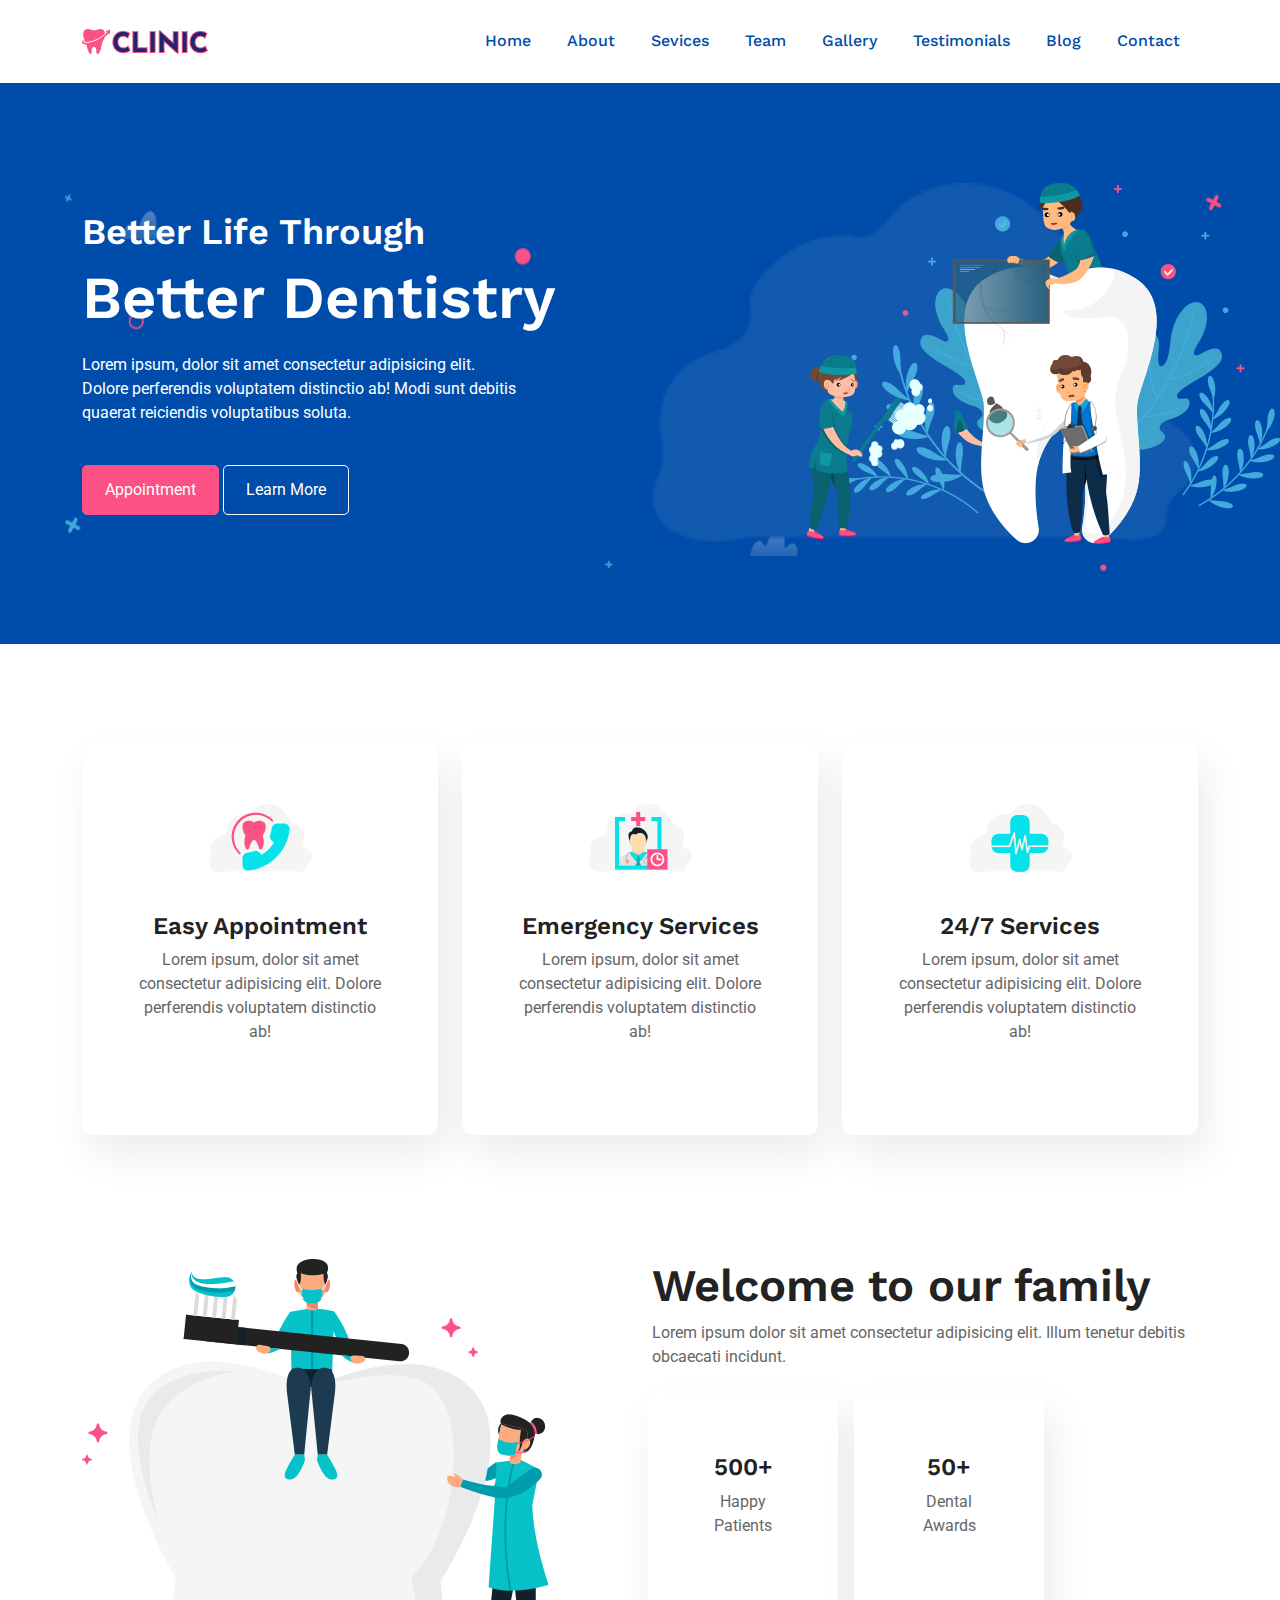
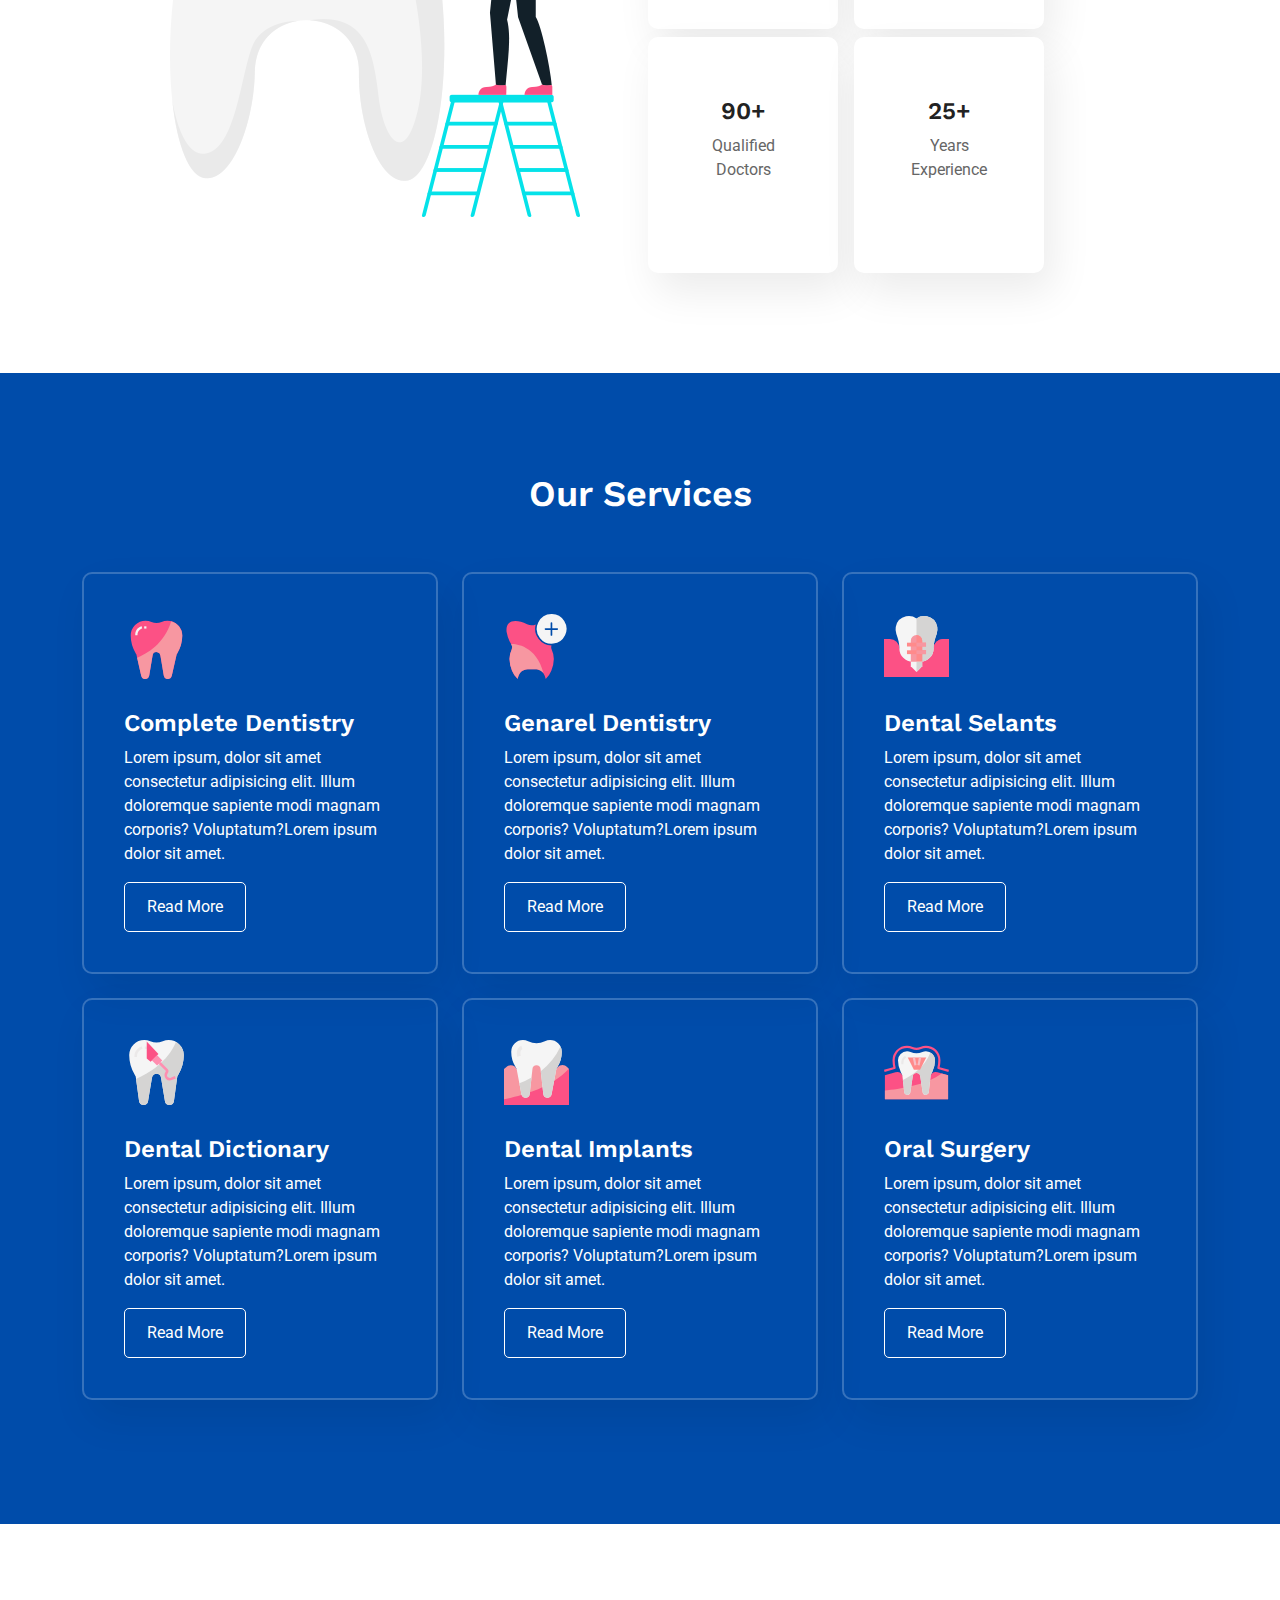
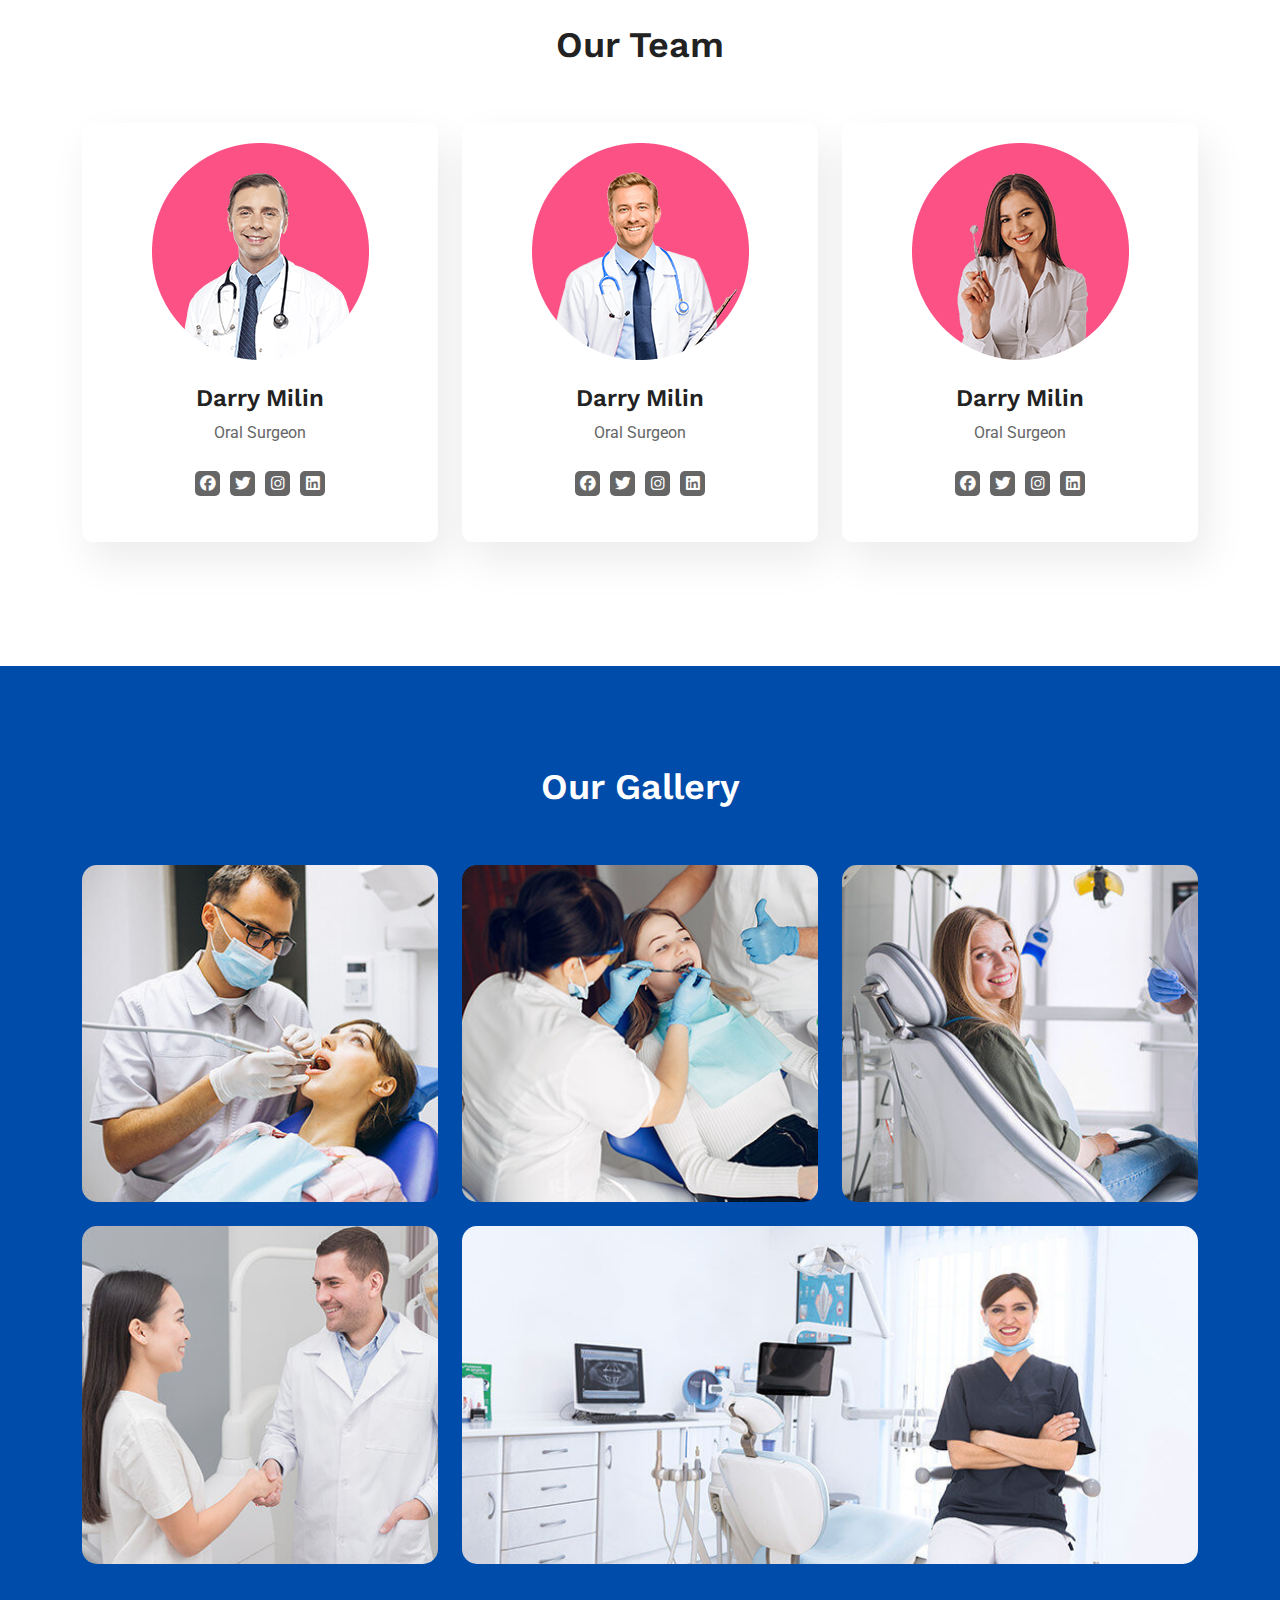
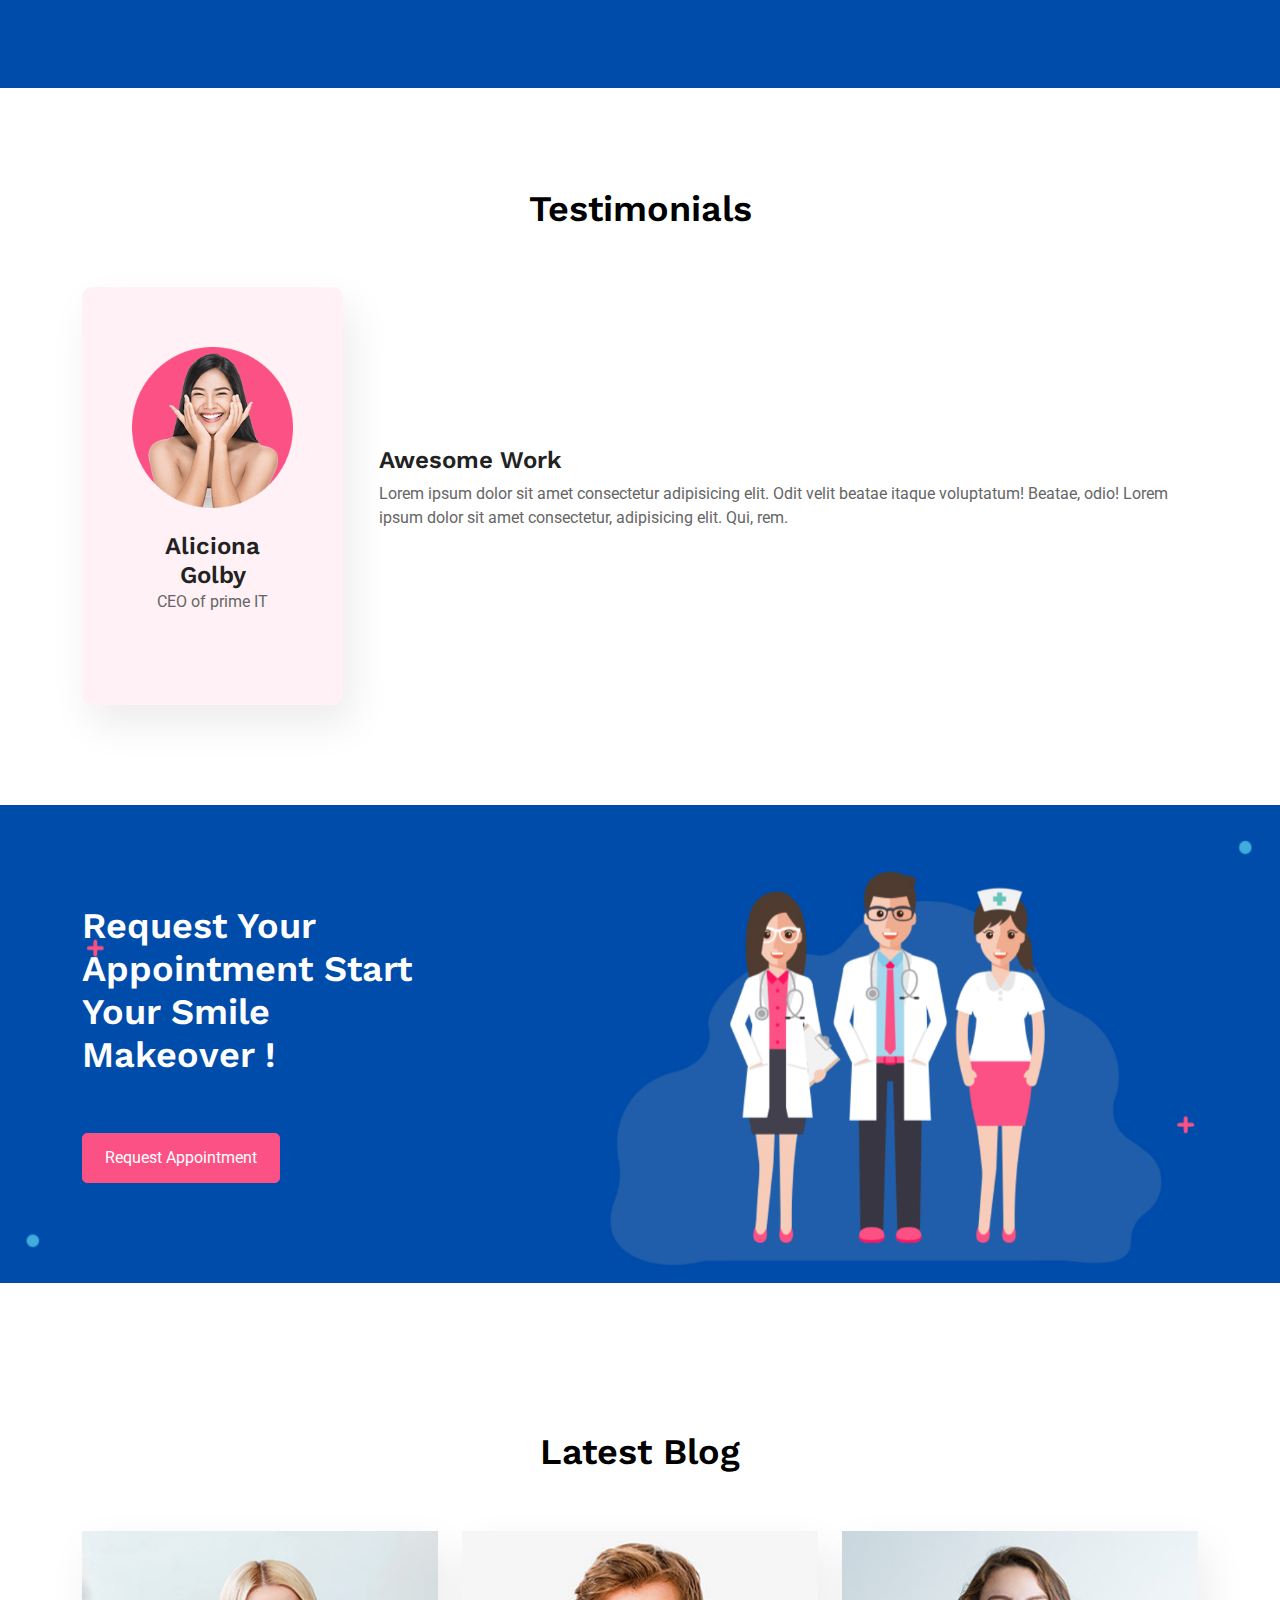
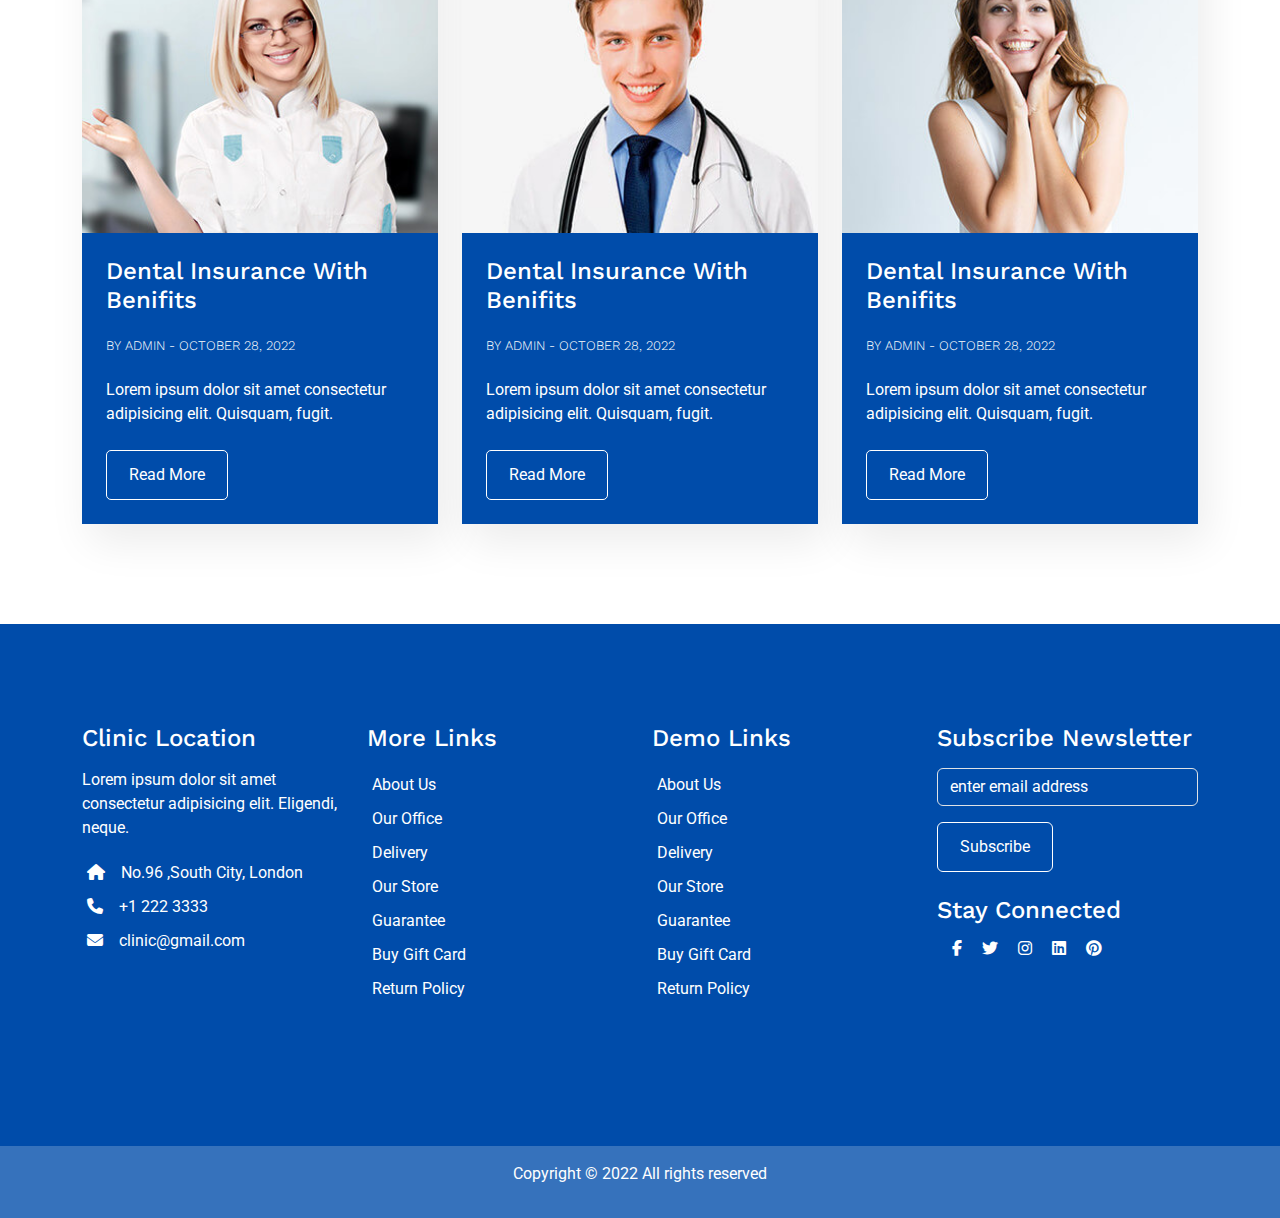
<file: index.html>
<!DOCTYPE html>
<html lang="en">
  <head>
    <meta charset="UTF-8" />
    <meta name="viewport" content="width=device-width, initial-scale=1.0" />
    <title>Dental Clinic Website</title>
    <!-- TODO: Bootstrap css  -->
    <link
      rel="stylesheet"
      href="	https://cdn.jsdelivr.net/npm/bootstrap@5.3.3/dist/css/bootstrap.min.css"
    />
    <!-- TODO: Font Awesome css  -->
    <link
      rel="stylesheet"
      href="https://cdnjs.cloudflare.com/ajax/libs/font-awesome/6.5.2/css/all.min.css"
    />
    <!-- TODO: Custom css  -->
    <link rel="stylesheet" href="CSS/style.css" />
    <link rel="stylesheet" href="CSS/responsive.css" />
  </head>
  <body>
    <!-- TODO: Section 1 Navbar  -->
    <header class="header-wrapper">
      <nav class="navbar navbar-expand-lg">
        <div class="container">
          <a class="navbar-brand" href="#">
            <img src="Images/logo.png" alt="Logo" />
          </a>
          <button
            class="navbar-toggler"
            type="button"
            data-bs-toggle="collapse"
            data-bs-target="#navbarNav"
            aria-controls="navbarNav"
            aria-expanded="false"
            aria-label="Toggle navigation"
          >
            <span class="navbar-toggler-icon"></span>
          </button>
          <div
            class="collapse navbar-collapse justify-content-end"
            id="navbarNav"
          >
            <ul class="navbar-nav menu-nav-bar">
              <li class="nav-item">
                <a class="nav-link active" aria-current="page" href="#home"
                  >Home</a
                >
              </li>
              <li class="nav-item">
                <a class="nav-link" href="#about">About</a>
              </li>
              <li class="nav-item">
                <a class="nav-link" href="#services">Sevices</a>
              </li>

              <li class="nav-item">
                <a class="nav-link" href="#team">Team</a>
              </li>
              <li class="nav-item">
                <a class="nav-link" href="#gallery">Gallery</a>
              </li>
              <li class="nav-item">
                <a class="nav-link" href="#testimonials">Testimonials</a>
              </li>
              <li class="nav-item">
                <a class="nav-link" href="#blog">Blog</a>
              </li>
              <li class="nav-item">
                <a class="nav-link" href="#contact">Contact</a>
              </li>
            </ul>
          </div>
        </div>
      </nav>
    </header>
    <!-- TODO section-1 top-banner  -->
    <section id="home" class="home">
      <div class="banner-wrapper wrapper">
        <div class="container">
          <div class="row align-items-center">
            <div class="col-md-6 order-md-1 order-2">
              <h3>Better Life Through</h3>
              <h1>Better Dentistry</h1>
              <p>
                Lorem ipsum, dolor sit amet consectetur adipisicing elit. Dolore
                perferendis voluptatem distinctio ab! Modi sunt debitis quaerat
                reiciendis voluptatibus soluta.
              </p>
              <a href="appointment.html" class="btn main-btn fill-btn mt-4"
                >Appointment</a
              >
              <a href="learn-more.html" class="btn main-btn mt-4"
                >Learn More</a
              >
            </div>
            <div class="col-md-6 order-md-2 order-1 mb-md-0 mb-5">
              <div class="top-right-sec">
                <div class="animate-img">
                  <img
                    class="img1"
                    src="Images/top-banner-img/woman-brush.png"
                    alt=""
                  />
                  <img
                    class="img2"
                    src="Images/top-banner-img/doctor.png"
                    alt=""
                  />
                </div>
                <img
                  class="img3 img-fluid ms-xl-5"
                  src="Images/top-banner-img/top-right-img-1.png"
                  alt=""
                />
              </div>
            </div>
          </div>
        </div>
      </div>
      <div class="wrapper pb-0">
        <div class="container">
          <div class="row">
            <div class="col-md-4 col-sm-6 mb-4">
              <div class="card text-center">
                <div class="icon-box">
                  <img
                    src="Images/top-banner-img/Appointment-icon.png"
                    alt=""
                  />
                </div>
                <div>
                  <h4>Easy Appointment</h4>
                  <p>
                    Lorem ipsum, dolor sit amet consectetur adipisicing elit.
                    Dolore perferendis voluptatem distinctio ab!
                  </p>
                </div>
              </div>
            </div>
            <div class="col-md-4 col-sm-6 mb-4">
              <div class="card text-center">
                <div class="icon-box">
                  <img src="Images/top-banner-img/Emergency-icon.png" alt="" />
                </div>
                <div class="card-text">
                  <h4>Emergency Services</h4>
                  <p>
                    Lorem ipsum, dolor sit amet consectetur adipisicing elit.
                    Dolore perferendis voluptatem distinctio ab!
                  </p>
                </div>
              </div>
            </div>
            <div class="col-md-4 col-sm-6 mb-4">
              <div class="card text-center">
                <div class="icon-box">
                  <img src="Images/top-banner-img/7-Service-icon.png" alt="" />
                </div>
                <div class="card-text">
                  <h4>24/7 Services</h4>
                  <p>
                    Lorem ipsum, dolor sit amet consectetur adipisicing elit.
                    Dolore perferendis voluptatem distinctio ab!
                  </p>
                </div>
              </div>
            </div>
          </div>
        </div>
      </div>
    </section>
    <!-- TODO section-2 about  -->
    <section id="about" class="about wrapper">
      <div class="container">
        <div class="row">
          <div class="col-md-6 mb-md-0 mb-5">
            <div class="img-box">
              <img
                class="img-fluid"
                src="Images/about/about-banner1.png"
                alt=""
              />
            </div>
          </div>
          <div class="col-md-6 col-sm-12 text-center text-md-start">
            <h2>Welcome to our family</h2>
            <p>
              Lorem ipsum dolor sit amet consectetur adipisicing elit. Illum
              tenetur debitis obcaecati incidunt.
            </p>
            <div class="row about-boxes">
              <div
                class="card mt-2 mx-2 col-lg-4 col-md-4 col-sm-4 text-center"
              >
                <h4>500+</h4>
                <p>Happy Patients</p>
              </div>
              <div
                class="card mt-2 mx-2 col-lg-4 col-md-4 col-sm-4 text-center"
              >
                <h4>50+</h4>
                <p>Dental Awards</p>
              </div>
              <div
                class="card mt-2 mx-2 col-lg-4 col-md-4 col-sm-4 text-center"
              >
                <h4>90+</h4>
                <p>Qualified Doctors</p>
              </div>
              <div
                class="card mt-2 mx-2 col-lg-4 col-md-4 col-sm-4 text-center"
              >
                <h4>25+</h4>
                <p>Years Experience</p>
              </div>
            </div>
          </div>
        </div>
      </div>
    </section>
    <!-- TODO section-3 services  -->
    <section id="services" class="services wrapper">
      <div class="container">
        <div class="row">
          <div class="col-sm-12 text-center mb-5">
            <h3>Our Services</h3>
          </div>
        </div>
        <div class="row">
          <div class="col-md-4 col-sm-6 mb-4">
            <div class="card">
              <div class="icon-box">
                <img src="Images/services/1.svg" alt="" />
              </div>
              <div class="card-text">
                <h4>Complete Dentistry</h4>
                <p>
                  Lorem ipsum, dolor sit amet consectetur adipisicing elit.
                  Illum doloremque sapiente modi magnam corporis?
                  Voluptatum?Lorem ipsum dolor sit amet.
                </p>
                <a
                  href="read-more.html#complete-dentistry"
                  class="btn main-btn"
                  >Read More</a
                >
              </div>
            </div>
          </div>
          <div class="col-md-4 col-sm-6 mb-4">
            <div class="card">
              <div class="icon-box">
                <img src="Images/services/6.svg" alt="" />
              </div>
              <div class="card-text">
                <h4>Genarel Dentistry</h4>
                <p>
                  Lorem ipsum, dolor sit amet consectetur adipisicing elit.
                  Illum doloremque sapiente modi magnam corporis?
                  Voluptatum?Lorem ipsum dolor sit amet.
                </p>
                <a
                  href="read-more.html#genarel-dentistry"
                  class="btn main-btn"
                  >Read More</a
                >
              </div>
            </div>
          </div>
          <div class="col-md-4 col-sm-6 mb-4">
            <div class="card">
              <div class="icon-box">
                <img src="Images/services/2.svg" alt="" />
              </div>
              <div class="card-text">
                <h4>Dental Selants</h4>
                <p>
                  Lorem ipsum, dolor sit amet consectetur adipisicing elit.
                  Illum doloremque sapiente modi magnam corporis?
                  Voluptatum?Lorem ipsum dolor sit amet.
                </p>
                <a
                  href="read-more.html#dental-selants"
                  class="btn main-btn"
                  >Read More</a
                >
              </div>
            </div>
          </div>
          <div class="col-md-4 col-sm-6 mb-4">
            <div class="card">
              <div class="icon-box">
                <img src="Images/services/3.svg" alt="" />
              </div>
              <div class="card-text">
                <h4>Dental Dictionary</h4>
                <p>
                  Lorem ipsum, dolor sit amet consectetur adipisicing elit.
                  Illum doloremque sapiente modi magnam corporis?
                  Voluptatum?Lorem ipsum dolor sit amet.
                </p>
                <a
                  href="read-more.html#dental-dictionary"
                  class="btn main-btn"
                  >Read More</a
                >
              </div>
            </div>
          </div>
          <div class="col-md-4 col-sm-6 mb-4">
            <div class="card">
              <div class="icon-box">
                <img src="Images/services/4.svg" alt="" />
              </div>
              <div class="card-text">
                <h4>Dental Implants</h4>
                <p>
                  Lorem ipsum, dolor sit amet consectetur adipisicing elit.
                  Illum doloremque sapiente modi magnam corporis?
                  Voluptatum?Lorem ipsum dolor sit amet.
                </p>
                <a
                  href="read-more.html#dental-implants"
                  class="btn main-btn"
                  >Read More</a
                >
              </div>
            </div>
          </div>
          <div class="col-md-4 col-sm-6 mb-4">
            <div class="card">
              <div class="icon-box">
                <img src="Images/services/5.svg" alt="" />
              </div>
              <div class="card-text">
                <h4>Oral Surgery</h4>
                <p>
                  Lorem ipsum, dolor sit amet consectetur adipisicing elit.
                  Illum doloremque sapiente modi magnam corporis?
                  Voluptatum?Lorem ipsum dolor sit amet.
                </p>
                <a href="read-more.html#oral-surgery" class="btn main-btn"
                  >Read More</a
                >
              </div>
            </div>
          </div>
        </div>
      </div>
    </section>
    <!-- TODO section-4 Team  -->
    <section id="team" class="team wrapper">
      <div class="container">
        <div class="row">
          <div class="col-sm-12 text-center mb-5 text-black">
            <h3>Our Team</h3>
          </div>
        </div>
        <div class="row">
          <div class="col-md-4 col-sm-6 mb-4">
            <div class="card">
              <div class="team-img">
                <img class="img-fluid" src="Images/team/team1.png" alt="" />
              </div>
              <div class="team-info pt-4 text-center">
                <h4>Darry Milin</h4>
                <p>Oral Surgeon</p>
                <ul class="social-network">
                  <li><a href="#" class="fab fa-facebook"></a></li>
                  <li><a href="#" class="fab fa-twitter"></a></li>
                  <li><a href="#" class="fab fa-instagram"></a></li>
                  <li><a href="#" class="fab fa-linkedin"></a></li>
                </ul>
              </div>
            </div>
          </div>
          <div class="col-md-4 col-sm-6 mb-4">
            <div class="card">
              <div class="team-img">
                <img class="img-fluid" src="Images/team/team2.png" alt="" />
              </div>
              <div class="team-info pt-4 text-center">
                <h4>Darry Milin</h4>
                <p>Oral Surgeon</p>
                <ul class="social-network">
                  <li><a href="#" class="fab fa-facebook"></a></li>
                  <li><a href="#" class="fab fa-twitter"></a></li>
                  <li><a href="#" class="fab fa-instagram"></a></li>
                  <li><a href="#" class="fab fa-linkedin"></a></li>
                </ul>
              </div>
            </div>
          </div>
          <div class="col-md-4 col-sm-6 mb-4">
            <div class="card">
              <div class="team-img">
                <img class="img-fluid" src="Images/team/team3.png" alt="" />
              </div>
              <div class="team-info pt-4 text-center">
                <h4>Darry Milin</h4>
                <p>Oral Surgeon</p>
                <ul class="social-network">
                  <li><a href="#" class="fab fa-facebook"></a></li>
                  <li><a href="#" class="fab fa-twitter"></a></li>
                  <li><a href="#" class="fab fa-instagram"></a></li>
                  <li><a href="#" class="fab fa-linkedin"></a></li>
                </ul>
              </div>
            </div>
          </div>
        </div>
      </div>
    </section>
    <!-- TODO section-5 Gallery  -->
    <section id="gallery" class="wrapper gallery">
      <div class="container">
        <div class="row">
          <div class="col-sm-12 text-center mb-5">
            <h3>Our Gallery</h3>
          </div>
        </div>
        <div class="row">
          <div class="col-md-4 col-sm-6 mb-4">
            <img src="Images/gallery/1.jpg" class="w-100 h-100" alt="" />
          </div>
          <div class="col-md-4 col-sm-6 mb-4">
            <img src="Images/gallery/2.jpg" class="w-100 h-100" alt="" />
          </div>
          <div class="col-md-4 col-sm-6 mb-4">
            <img src="Images/gallery/3.jpg" class="w-100 h-100" alt="" />
          </div>
          <div class="col-md-4 col-sm-6 mb-4">
            <img src="Images/gallery/5.jpg" class="w-100 h-100" alt="" />
          </div>
          <div class="col-md-8 col-sm- mb-4">
            <img src="Images/gallery/4.jpg" class="w-100 h-100" alt="" />
          </div>
        </div>
      </div>
    </section>
    <!-- TODO section-6 Testimonials  -->
    <section id="testimonials" class="testimonials wrapper">
      <div class="container">
        <div class="row">
          <div class="col-sm-12 mb-5 text-center">
            <h3 class="text-black">Testimonials</h3>
          </div>
        </div>
        <div class="row align-items-center">
          <div class="col-md-4 col-xl-3 col-sm-6">
            <div class="text-center card">
              <img
                src="Images/testimonial/client1.png"
                class="img-fluid"
                alt=""
              />
              <h4 class="pt-4 mb-0">Aliciona Golby</h4>
              <p>CEO of prime IT</p>
            </div>
          </div>
          <div class="col-xl-9 col-md-8 col-sm-6 ps-md-4 pt-sm-0 pt-4">
            <h4>Awesome Work</h4>
            <p>
              Lorem ipsum dolor sit amet consectetur adipisicing elit. Odit
              velit beatae itaque voluptatum! Beatae, odio! Lorem ipsum dolor
              sit amet consectetur, adipisicing elit. Qui, rem.
            </p>
          </div>
        </div>
      </div>
    </section>
    <!-- TODO section-7 request  -->
    <section id="request" class="request wrapper">
      <div class="container">
        <div class="row">
          <div class="col-lg-4 col-md-6 col-sm-4 col-10">
            <h3>Request Your Appointment Start Your Smile Makeover !</h3>
            <a href="appointment.html" class="mt-5 btn main-btn fill-btn"
              >Request Appointment</a
            >
          </div>
        </div>
      </div>
    </section>
    <!-- TODO section-8 blog  -->
    <section id="blog" class="blog wrapper">
      <div class="container">
        <div class="row">
          <div class="col-sm-12 text-center mt-5 mb-5">
            <h3 class="text-black">Latest Blog</h3>
          </div>
        </div>
        <div class="row">
          <div class="col-md-4 col-sm-6">
            <div class="card p-0 rounded-0 border-0">
              <img src="Images/blog/1.jpg" class="img-fluid" alt="" />
              <div class="card-text p-4">
                <h5 class="text-white mb-4">Dental Insurance With Benifits</h5>
                <h6 class="text-white mb-4">By Admin - October 28, 2022</h6>
                <p class="text-white mb-4">
                  Lorem ipsum dolor sit amet consectetur adipisicing elit.
                  Quisquam, fugit.
                </p>
                <a href="#" class="btn main-btn">Read More</a>
              </div>
            </div>
          </div>
          <div class="col-md-4 col-sm-6">
            <div class="card p-0 rounded-0 border-0">
              <img src="Images/blog/2.jpg" class="img-fluid" alt="" />
              <div class="card-text p-4">
                <h5 class="text-white mb-4">Dental Insurance With Benifits</h5>
                <h6 class="text-white mb-4">By Admin - October 28, 2022</h6>
                <p class="text-white mb-4">
                  Lorem ipsum dolor sit amet consectetur adipisicing elit.
                  Quisquam, fugit.
                </p>
                <a href="#" class="btn main-btn">Read More</a>
              </div>
            </div>
          </div>
          <div class="col-md-4 col-sm-6">
            <div class="card p-0 rounded-0 border-0">
              <img src="Images/blog/3.jpg" class="img-fluid" alt="" />
              <div class="card-text p-4">
                <h5 class="text-white mb-4">Dental Insurance With Benifits</h5>
                <h6 class="text-white mb-4">By Admin - October 28, 2022</h6>
                <p class="text-white mb-4">
                  Lorem ipsum dolor sit amet consectetur adipisicing elit.
                  Quisquam, fugit.
                </p>
                <a href="#" class="btn main-btn">Read More</a>
              </div>
            </div>
          </div>
        </div>
      </div>
    </section>
    <!-- TODO section-9 contact  -->
    <footer id="contact" class="contact wrapper">
      <div class="container">
        <div class="row">
          <div class="col-lg-3 col-md-6 mb-4 col-sm-6">
            <h5>Clinic Location</h5>
            <p class="ps-0">
              Lorem ipsum dolor sit amet consectetur adipisicing elit. Eligendi,
              neque.
            </p>
            <div class="contact-info">
              <ul class="list-unstyled">
                <li>
                  <a href="#"
                    ><i class="fa fa-home me-3"></i>No.96 ,South City, London</a
                  >
                </li>
                <li>
                  <a href="#"><i class="fa fa-phone me-3"></i>+1 222 3333</a>
                </li>
                <li>
                  <a href="#"
                    ><i class="fa fa-envelope me-3"></i>clinic@gmail.com</a
                  >
                </li>
              </ul>
            </div>
          </div>
          <div class="col-lg-3 col-md-6 col-sm-6 mb-4">
            <h5>More Links</h5>
            <div class="more-links">
              <ul class="list-unstyled p-0">
                <li>
                  <a href="#">About Us</a>
                </li>
                <li>
                  <a href="#">Our Office</a>
                </li>
                <li>
                  <a href="#">Delivery</a>
                </li>
                <li>
                  <a href="#">Our Store</a>
                </li>
                <li>
                  <a href="#">Guarantee</a>
                </li>
                <li>
                  <a href="#">Buy Gift Card</a>
                </li>
                <li>
                  <a href="#">Return Policy</a>
                </li>
              </ul>
            </div>
          </div>
          <div class="col-lg-3 col-md-6 mb-4 col-sm-6">
            <h5>Demo Links</h5>
            <div class="more-links">
              <ul class="list-unstyled p-0">
                <li>
                  <a href="#">About Us</a>
                </li>
                <li>
                  <a href="#">Our Office</a>
                </li>
                <li>
                  <a href="#">Delivery</a>
                </li>
                <li>
                  <a href="#">Our Store</a>
                </li>
                <li>
                  <a href="#">Guarantee</a>
                </li>
                <li>
                  <a href="#">Buy Gift Card</a>
                </li>
                <li>
                  <a href="#">Return Policy</a>
                </li>
              </ul>
            </div>
          </div>
          <div class="col-lg-3 col-md-6 mb-4 col-sm-6">
            <h5>Subscribe Newsletter</h5>
            <div class="form-group mb-4">
              <input
                type="email"
                placeholder="enter email address"
                class="form-control bg-transparent"
              />
              <button
                class="btn main-btn rounded-2 border-white text-white mt-3"
                type="submit"
              >
                Subscribe
              </button>
            </div>
            <h5>Stay Connected</h5>
            <ul
              class="social-network d-flex align-items-center p-0 list-unstyled"
            >
              <li>
                <a href="#"><li class="fab fa-facebook-f"></li></a>
              </li>
              <li>
                <a href="#"><li class="fab fa-twitter"></li></a>
              </li>
              <li>
                <a href="#"><li class="fab fa-instagram"></li></a>
              </li>
              <li>
                <a href="#"><li class="fab fa-linkedin"></li></a>
              </li>
              <li>
                <a href="#"><li class="fab fa-pinterest"></li></a>
              </li>
            </ul>
          </div>
        </div>
      </div>
    </footer>
    <footer class="container-fluid p-3 copywrite">
      <div class="row">
        <div class="col-sm-12 text-center">
          <p class="text-white">Copyright © 2022 All rights reserved</p>
        </div>
      </div>
    </footer>

    <!-- TODO: Bootstrap JS -->
    <script src="	https://cdn.jsdelivr.net/npm/bootstrap@5.3.3/dist/js/bootstrap.bundle.min.js"></script>
    <!-- TODO: Custom JS -->
    <script src="JS/app.js"></script>
  </body>
</html>
</file>
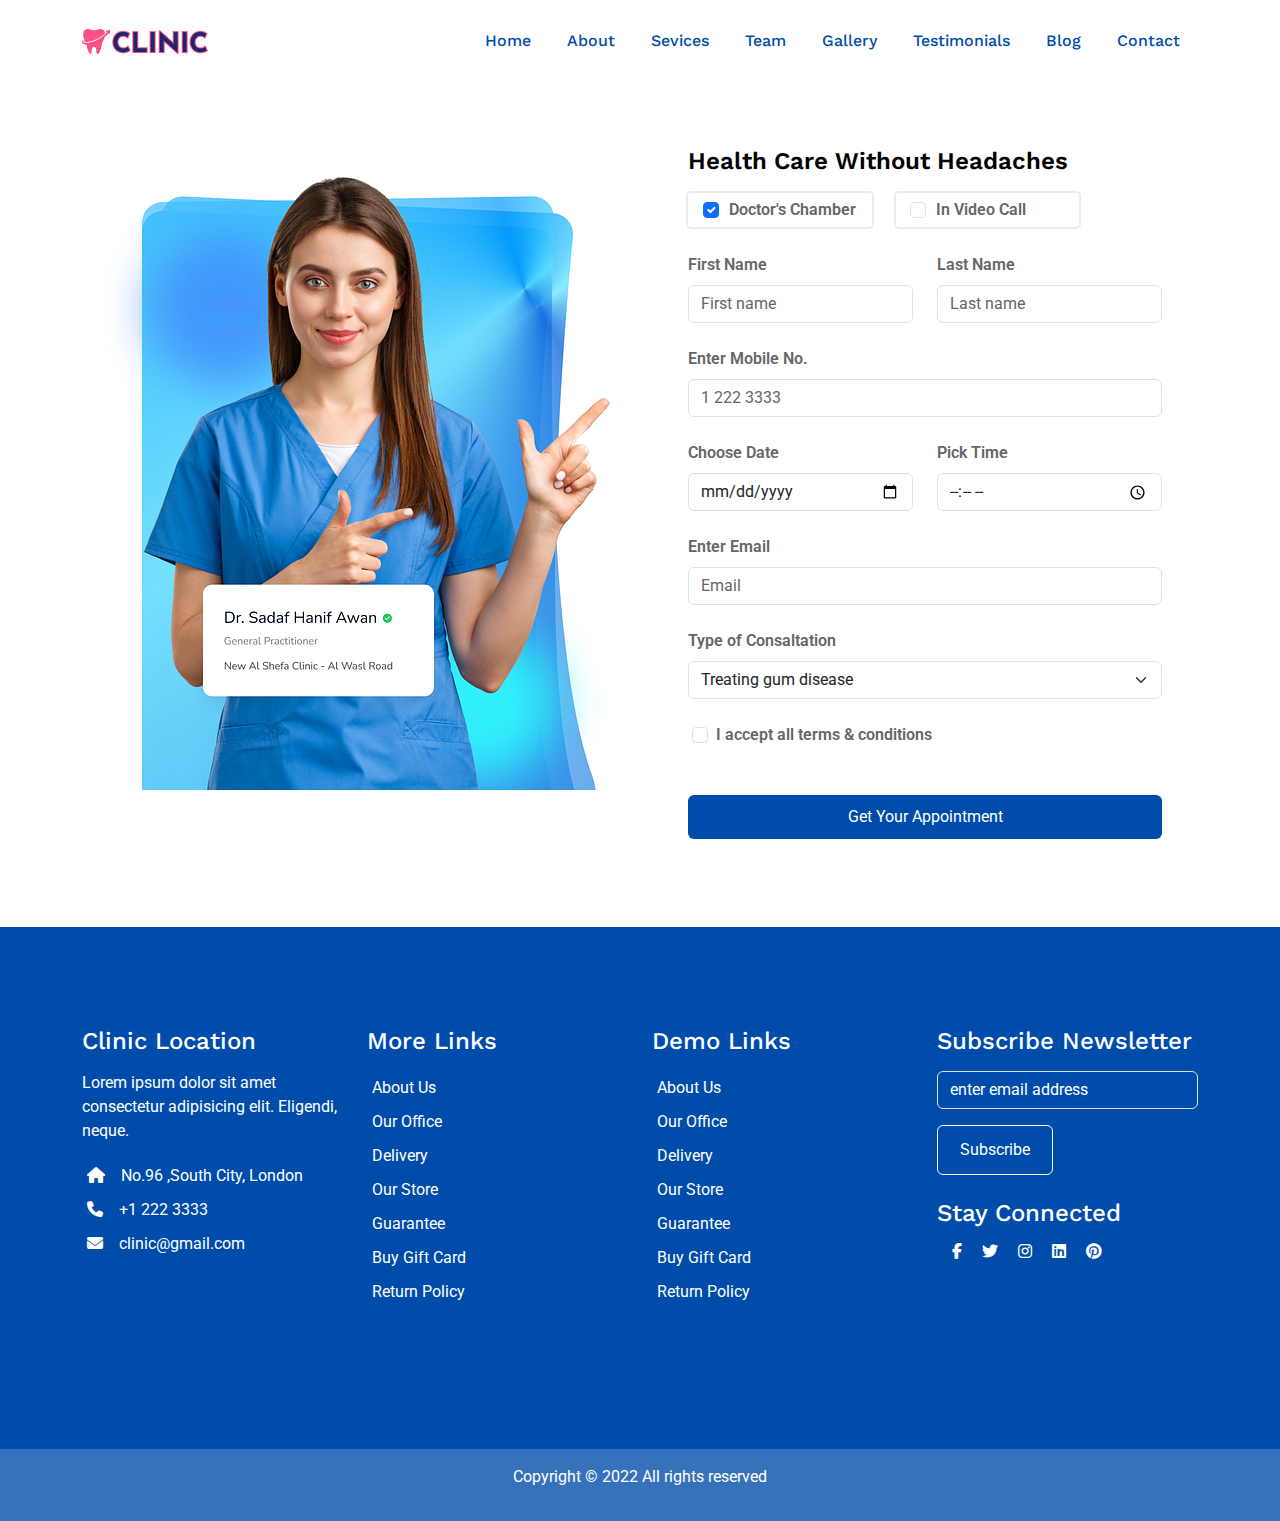
<file: appointment.html>
<!DOCTYPE html>
<html lang="en">
  <head>
    <meta charset="UTF-8" />
    <meta name="viewport" content="width=device-width, initial-scale=1.0" />
    <title>Appointment Booking</title>
    <!-- TODO: Bootstrap css  -->
    <link
      rel="stylesheet"
      href="	https://cdn.jsdelivr.net/npm/bootstrap@5.3.3/dist/css/bootstrap.min.css"
    />
    <!-- TODO: Font Awesome css  -->
    <link
      rel="stylesheet"
      href="https://cdnjs.cloudflare.com/ajax/libs/font-awesome/6.5.2/css/all.min.css"
    />
    <!-- TODO: Custom css  -->
    <link rel="stylesheet" href="CSS/style.css" />
    <link rel="stylesheet" href="CSS/responsive.css" />
  </head>
  <body>
    <header class="header-wrapper">
      <nav class="navbar navbar-expand-lg">
        <div class="container">
          <a class="navbar-brand" href="#">
            <img src="Images/logo.png" alt="Logo" />
          </a>
          <button
            class="navbar-toggler"
            type="button"
            data-bs-toggle="collapse"
            data-bs-target="#navbarNav"
            aria-controls="navbarNav"
            aria-expanded="false"
            aria-label="Toggle navigation"
          >
            <span class="navbar-toggler-icon"></span>
          </button>
          <div
            class="collapse navbar-collapse justify-content-end"
            id="navbarNav"
          >
            <ul class="navbar-nav menu-nav-bar">
              <li class="nav-item">
                <a
                  class="nav-link"
                  href="index.html#home"
                  >Home</a
                >
              </li>
              <li class="nav-item">
                <a
                  class="nav-link"
                  href="index.html#about"
                  >About</a
                >
              </li>
              <li class="nav-item">
                <a
                  class="nav-link"
                  href="index.html#services"
                  >Sevices</a
                >
              </li>

              <li class="nav-item">
                <a
                  class="nav-link"
                  href="index.html#team"
                  >Team</a
                >
              </li>
              <li class="nav-item">
                <a
                  class="nav-link"
                  href="index.html#gallery"
                  >Gallery</a
                >
              </li>
              <li class="nav-item">
                <a
                  class="nav-link"
                  href="index.html#testimonials"
                  >Testimonials</a
                >
              </li>
              <li class="nav-item">
                <a
                  class="nav-link"
                  href="index.html#blog"
                  >Blog</a
                >
              </li>
              <li class="nav-item">
                <a
                  class="nav-link"
                  href="index.html#contact"
                  >Contact</a
                >
              </li>
            </ul>
          </div>
        </div>
      </nav>
    </header>
    <section
      id="appointment"
      class="appointment mt-3 mb-sm-3 p-lg-5 p-md-3 p-sm-2"
    >
      <div class="container">
        <div class="row">
          <div class="col-md-12 col-lg-6 col-sm-12">
            <img
              src="Images/Appointment/original-d7206ef5298679cf7ab8e3b4282dcf85.png"
              class="img-fluid h-auto"
              alt=""
            />
          </div>

          <div class="col-md-12 col-lg-6 col-sm-12 px-lg-5 px-md-3 form-list">
            <h4 class="text-black mt-sm-4 mb-lg-3 mt-lg-0 mt-3">
              Health Care Without Headaches
            </h4>
            <form name="submit-to-google-sheet" class="form mt-3">
              <div class="row g-4">
                <div class="col-md-5 col-lg-5 col-sm-5 px-2">
                  <div class="radio-buttons">
                    <input
                      class="form-check-input"
                      type="checkbox"
                      name="Chamber"
                      onkeyup="validCheckBox()"
                      id="defaultCheck1"
                      checked
                    />
                    <label class="form-check-label" for="defaultCheck1">
                      Doctor's Chamber
                    </label>
                  </div>
                </div>
                <div class="col-md-5 col-lg-5 col-sm-5 px-2">
                  <div class="radio-buttons">
                    <input
                      class="form-check-input"
                      type="checkbox"
                      onkeyup="validCheckBox()"
                      name="Video Call"
                      id="defaultCheck2"
                    />
                    <label class="form-check-label" for="defaultCheck2">
                      In Video Call
                    </label>
                  </div>
                </div>
                <div class="col-lg-6 col-md-6 col-sm-12">
                  <label class="form-label">First Name</label>
                  <input
                    type="text"
                    class="form-control"
                    placeholder="First name"
                    aria-label="First name"
                    id="first-name"
                    name="First Name"
                    onkeyup="validFirstName()"
                  />
                  <span id="firstname-error" class="text-danger"></span>
                </div>
                <div class="col-lg-6 col-md-6 col-sm-12">
                  <label class="form-label">Last Name</label>
                  <input
                    type="text"
                    class="form-control"
                    placeholder="Last name"
                    aria-label="Last name"
                    id="last-name"
                    name="Last Name"
                    onkeyup="validLastName()"
                  />
                  <span id="lastname-error" class="text-danger"></span>
                </div>
                <div class="col-sm-12">
                  <label class="form-label">Enter Mobile No.</label>
                  <input
                    type="text"
                    class="form-control"
                    placeholder="1 222 3333"
                    aria-label="number"
                    id="phone-no"
                    name="Mobile No."
                    onkeyup="validNumber()"
                  />
                  <span id="number-error" class="text-danger"></span>
                </div>
                <div class="col-lg-6 col-md-6 col-sm-12">
                  <label class="form-label">Choose Date</label>
                  <input
                    type="date"
                    id="dob"
                    class="form-control"
                    name="Date"
                    onkeyup="validDate()"
                  />
                  <span id="date-error" class="text-danger"></span>
                </div>
                <div class="col-lg-6 col-md-6 col-sm-12">
                  <label class="form-label">Pick Time</label>
                  <input
                    type="time"
                    id="time"
                    class="form-control"
                    name="Time"
                    onkeyup="validTime()"
                  />
                  <span id="time-error" class="text-danger"></span>
                </div>
                <div class="col-sm-12">
                  <label class="form-label">Enter Email</label>
                  <input
                    type="email"
                    class="form-control"
                    placeholder="Email"
                    aria-label="Email"
                    id="email"
                    name="Email"
                    onkeyup="validEmail()"
                  />
                  <span id="email-error" class="text-danger"></span>
                </div>

                <div class="col-sm-12">
                  <label class="form-label">Type of Consaltation</label>
                  <select
                    class="form-select"
                    id="type"
                    aria-label="Default select example"
                    name="Consaltation Type"
                    onkeyup="validType()"
                  >
                    <option selected value="1">Treating gum disease</option>
                    <option value="2">Braces</option>
                    <option value="3">Teeth Whitening</option>
                    <option value="4">Teeth Cleaning</option>
                    <option value="5">Cavity Filling</option>
                    <option value="6">Teeth Orthodontics</option>
                    <option value="7">Teeth Removal</option>
                    <option value="8">Dental Implants</option>
                  </select>
                  <span id="type-error" class="text-danger"></span>
                </div>
                <div class="col-sm-12">
                  <input
                    class="form-check-input mx-1"
                    type="checkbox"
                    onkeyup="validCheckTerms()"
                    id="checkTerms"
                  />
                  <label class="form-check-label" for="checkTerms">
                    I accept all terms & conditions
                  </label>
                </div>
                <span id="terms-error" class="text-danger"></span>
                <div class="d-grid gap-2">
                  <button
                    class="btn btn-primary mb-3"
                    type="submit"
                    onclick="return validForm();"
                    id="submit-btn"
                  >
                    Get Your Appointment
                  </button>
                  <span id="submit-error"></span>
                </div>
              </div>
              <div class="toast-container position-fixed bottom-0 end-0 p-3">
                <div
                  id="liveToast"
                  class="toast"
                  role="alert"
                  aria-live="assertive"
                  aria-atomic="true"
                >
                  <div class="toast-header">
                    <i class="fa-solid fa-thumbs-up mx-2"></i>
                    <strong class="me-auto">Congratulations</strong>
                    <button
                      type="button"
                      class="btn-close"
                      id="close-btn"
                      data-bs-dismiss="toast"
                      aria-label="Close"
                    ></button>
                  </div>
                  <div class="toast-body">
                    Your Details Have Been Submitted Successfully
                  </div>
                </div>
              </div>
            </form>
          </div>
        </div>
      </div>
    </section>
    <footer id="contact" class="contact wrapper">
      <div class="container">
        <div class="row">
          <div class="col-lg-3 col-md-6 mb-4 col-sm-6">
            <h5>Clinic Location</h5>
            <p class="ps-0">
              Lorem ipsum dolor sit amet consectetur adipisicing elit. Eligendi,
              neque.
            </p>
            <div class="contact-info">
              <ul class="list-unstyled">
                <li>
                  <a href="#"
                    ><i class="fa fa-home me-3"></i>No.96 ,South City, London</a
                  >
                </li>
                <li>
                  <a href="#"><i class="fa fa-phone me-3"></i>+1 222 3333</a>
                </li>
                <li>
                  <a href="#"
                    ><i class="fa fa-envelope me-3"></i>clinic@gmail.com</a
                  >
                </li>
              </ul>
            </div>
          </div>
          <div class="col-lg-3 col-md-6 col-sm-6 mb-4">
            <h5>More Links</h5>
            <div class="more-links">
              <ul class="list-unstyled p-0">
                <li>
                  <a href="#">About Us</a>
                </li>
                <li>
                  <a href="#">Our Office</a>
                </li>
                <li>
                  <a href="#">Delivery</a>
                </li>
                <li>
                  <a href="#">Our Store</a>
                </li>
                <li>
                  <a href="#">Guarantee</a>
                </li>
                <li>
                  <a href="#">Buy Gift Card</a>
                </li>
                <li>
                  <a href="#">Return Policy</a>
                </li>
              </ul>
            </div>
          </div>
          <div class="col-lg-3 col-md-6 mb-4 col-sm-6">
            <h5>Demo Links</h5>
            <div class="more-links">
              <ul class="list-unstyled p-0">
                <li>
                  <a href="#">About Us</a>
                </li>
                <li>
                  <a href="#">Our Office</a>
                </li>
                <li>
                  <a href="#">Delivery</a>
                </li>
                <li>
                  <a href="#">Our Store</a>
                </li>
                <li>
                  <a href="#">Guarantee</a>
                </li>
                <li>
                  <a href="#">Buy Gift Card</a>
                </li>
                <li>
                  <a href="#">Return Policy</a>
                </li>
              </ul>
            </div>
          </div>
          <div class="col-lg-3 col-md-6 mb-4 col-sm-6">
            <h5>Subscribe Newsletter</h5>
            <div class="form-group mb-4">
              <input
                type="email"
                placeholder="enter email address"
                class="form-control bg-transparent"
              />
              <button
                class="btn main-btn rounded-2 border-white text-white mt-3"
                type="submit"
              >
                Subscribe
              </button>
            </div>
            <h5>Stay Connected</h5>
            <ul
              class="social-network d-flex align-items-center p-0 list-unstyled"
            >
              <li>
                <a href="#"><li class="fab fa-facebook-f"></li></a>
              </li>
              <li>
                <a href="#"><li class="fab fa-twitter"></li></a>
              </li>
              <li>
                <a href="#"><li class="fab fa-instagram"></li></a>
              </li>
              <li>
                <a href="#"><li class="fab fa-linkedin"></li></a>
              </li>
              <li>
                <a href="#"><li class="fab fa-pinterest"></li></a>
              </li>
            </ul>
          </div>
        </div>
      </div>
    </footer>
    <footer class="container-fluid p-3 copywrite">
      <div class="row">
        <div class="col-sm-12 text-center">
          <p class="text-white">Copyright © 2022 All rights reserved</p>
        </div>
      </div>
    </footer>
    <!-- TODO: Bootstrap JS -->
    <script src="	https://cdn.jsdelivr.net/npm/bootstrap@5.3.3/dist/js/bootstrap.bundle.min.js"></script>
    <!-- TODO: Custom JS -->
    <script src="JS/app.js"></script>
  </body>
</html>
</file>
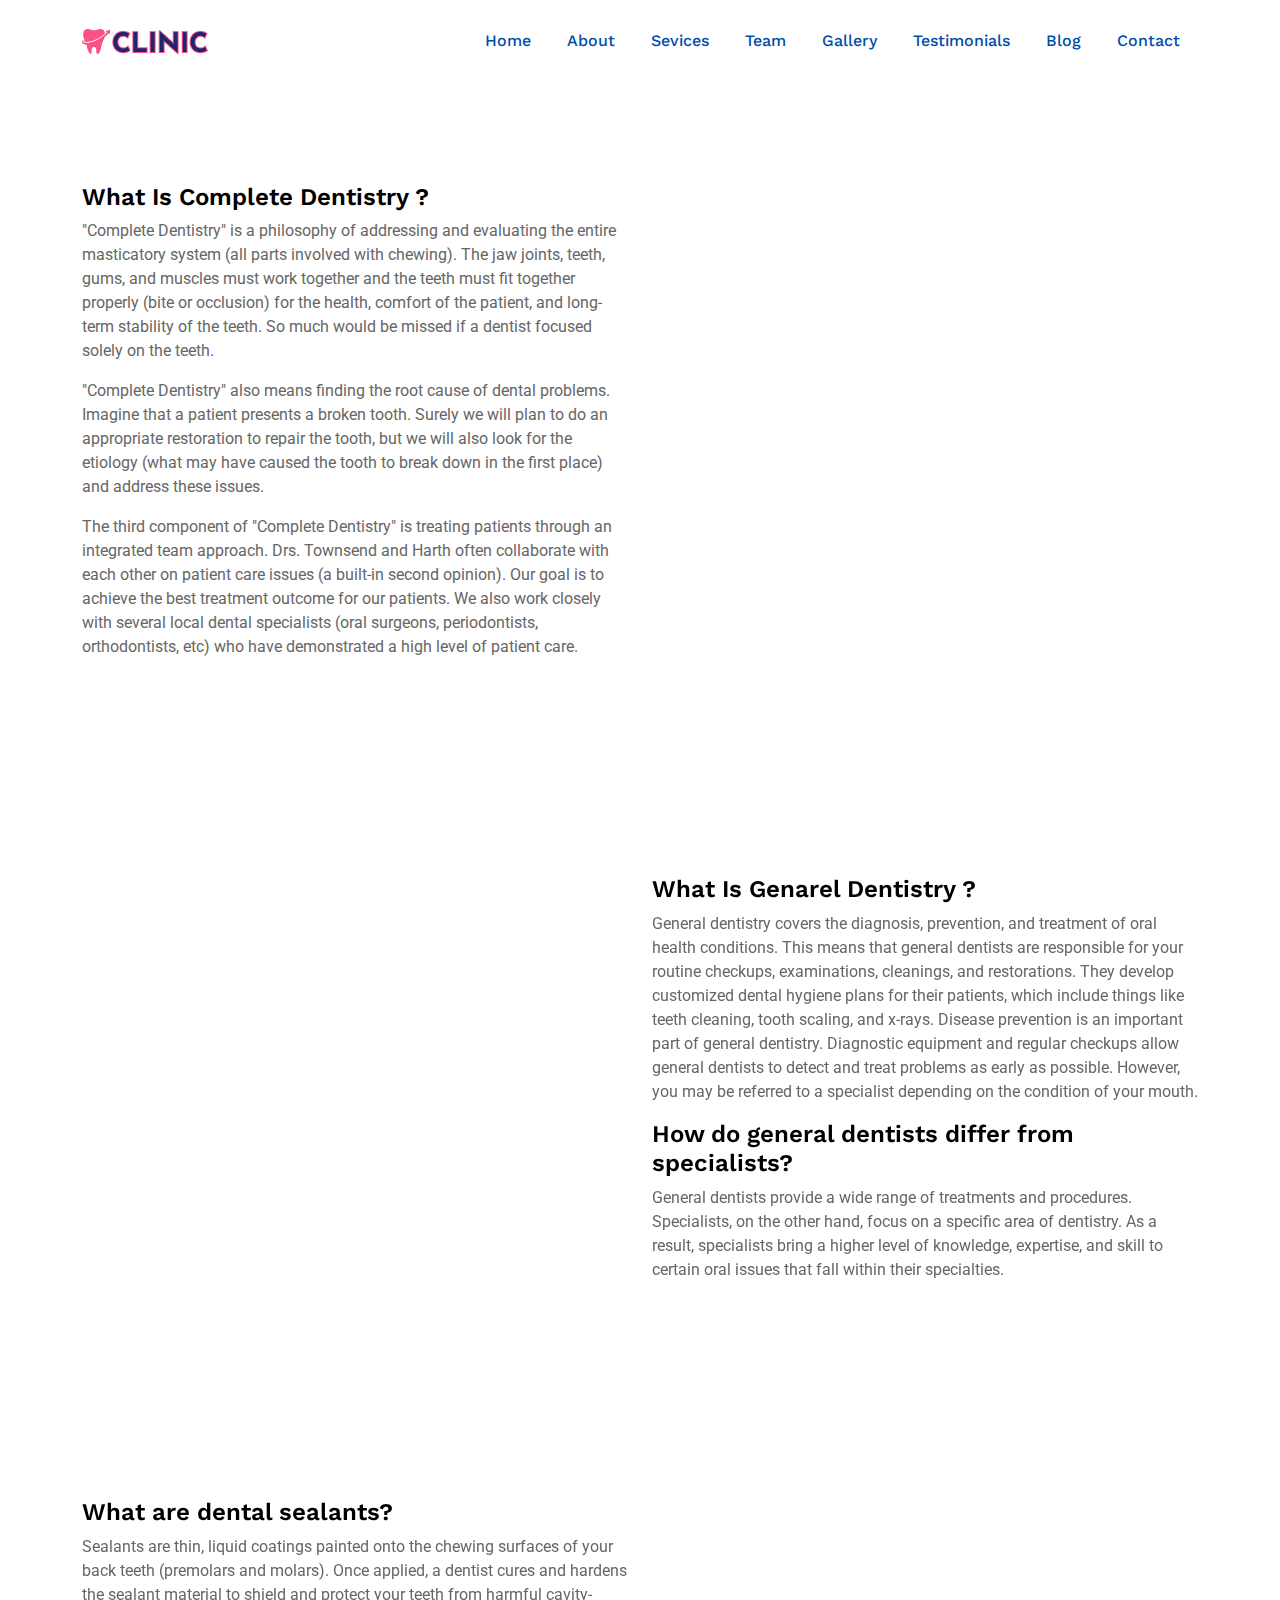
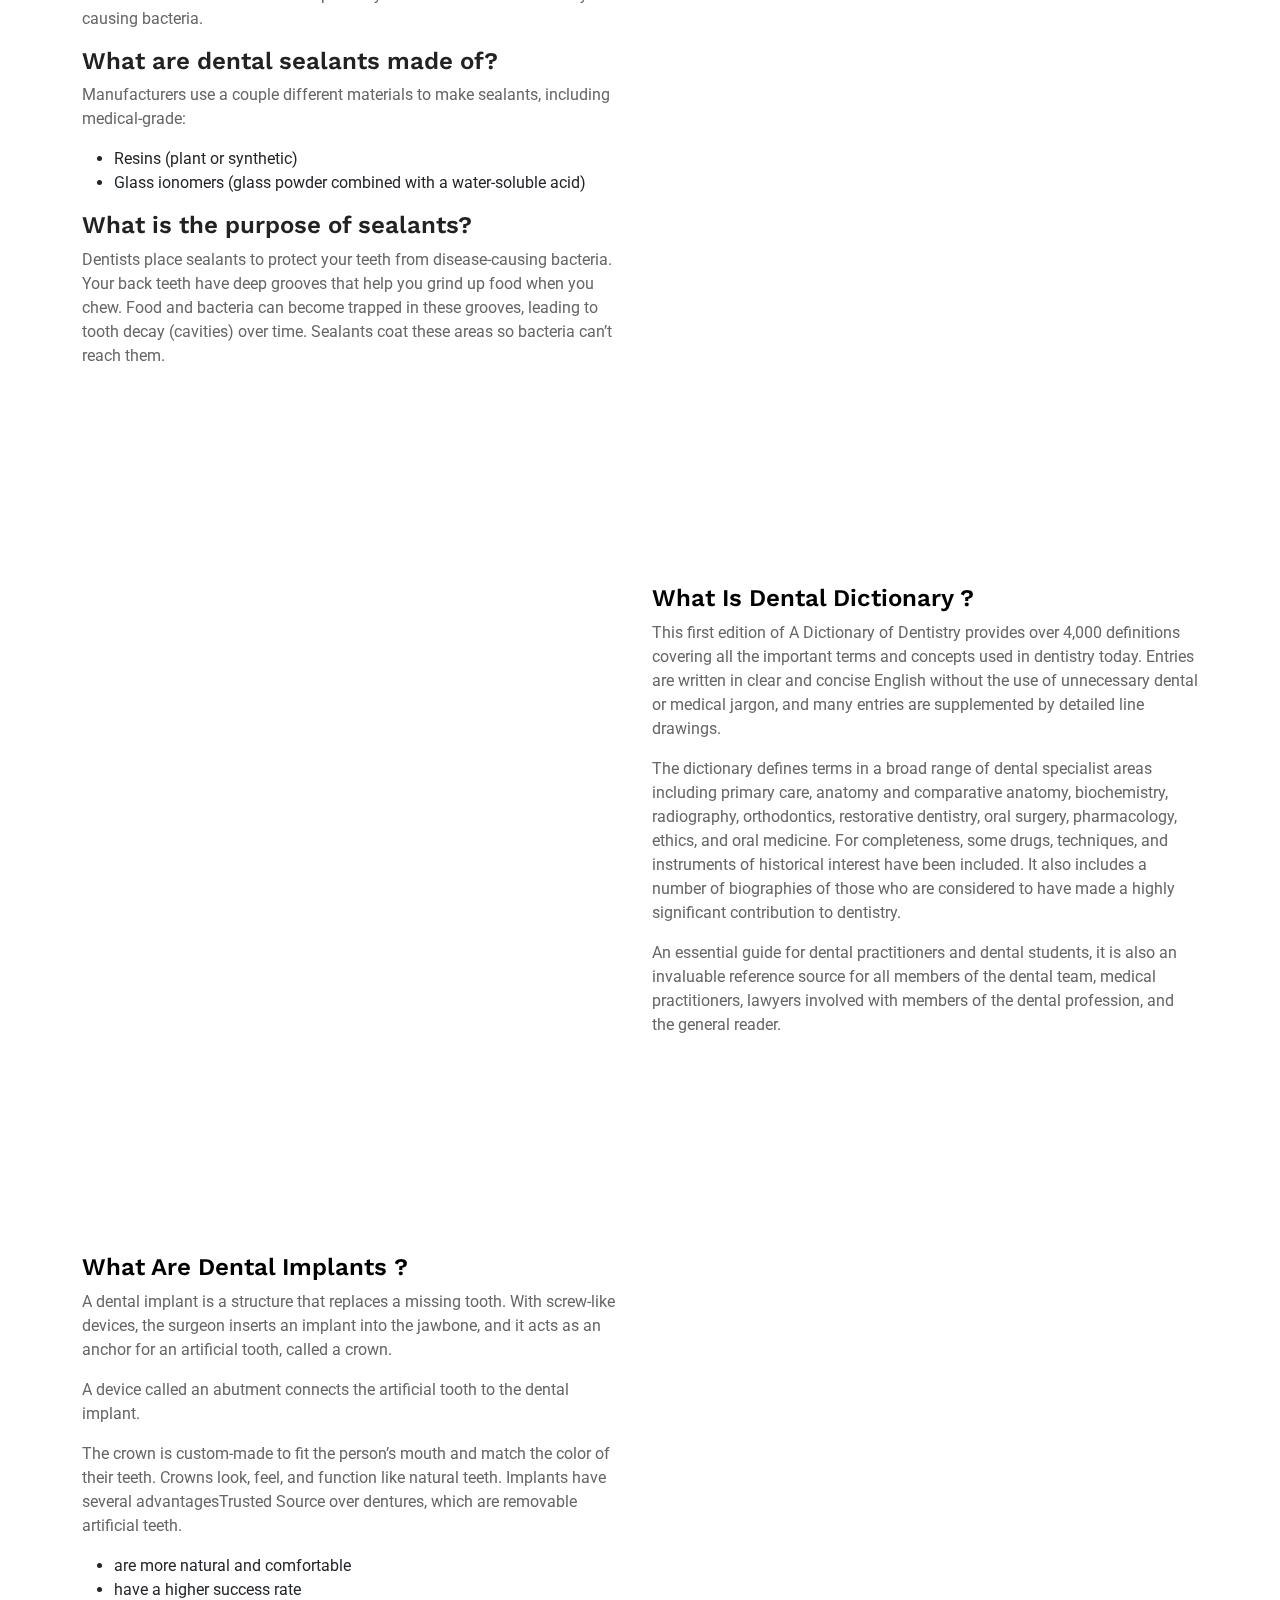
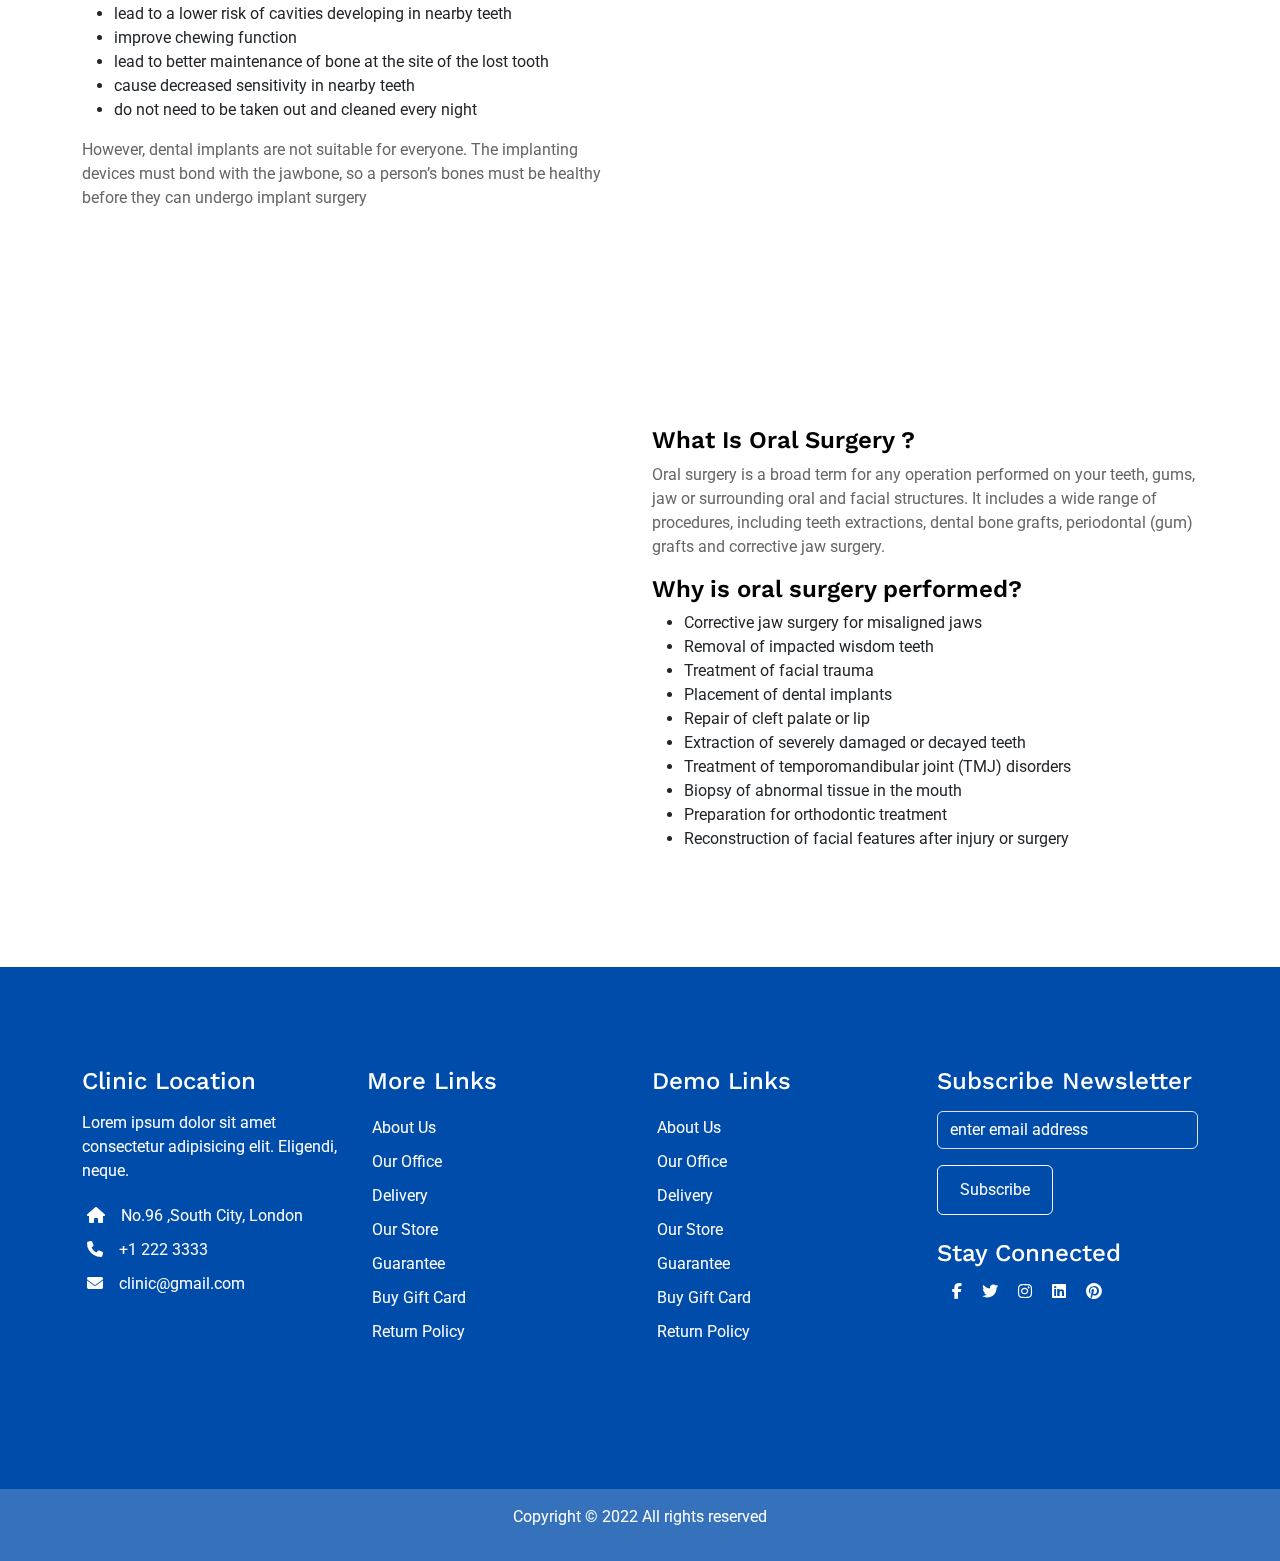
<file: read-more.html>
<!DOCTYPE html>
<html lang="en">
  <head>
    <meta charset="UTF-8" />
    <meta name="viewport" content="width=device-width, initial-scale=1.0" />
    <title>Read More Page About Dental Clinic</title>
    <!-- TODO: Bootstrap css  -->
    <link
      rel="stylesheet"
      href="	https://cdn.jsdelivr.net/npm/bootstrap@5.3.3/dist/css/bootstrap.min.css"
    />
    <!-- TODO: Font Awesome css  -->
    <link
      rel="stylesheet"
      href="https://cdnjs.cloudflare.com/ajax/libs/font-awesome/6.5.2/css/all.min.css"
    />
    <!-- TODO: Custom css  -->
    <link rel="stylesheet" href="CSS/style.css" />
    <link rel="stylesheet" href="CSS/responsive.css" />
  </head>
  <body>
    <header class="header-wrapper">
      <nav class="navbar navbar-expand-lg">
        <div class="container">
          <a class="navbar-brand" href="#">
            <img src="Images/logo.png" alt="Logo" />
          </a>
          <button
            class="navbar-toggler"
            type="button"
            data-bs-toggle="collapse"
            data-bs-target="#navbarNav"
            aria-controls="navbarNav"
            aria-expanded="false"
            aria-label="Toggle navigation"
          >
            <span class="navbar-toggler-icon"></span>
          </button>
          <div
            class="collapse navbar-collapse justify-content-end"
            id="navbarNav"
          >
            <ul class="navbar-nav menu-nav-bar">
              <li class="nav-item">
                <a
                  class="nav-link"
                  href="index.html#home"
                  >Home</a
                >
              </li>
              <li class="nav-item">
                <a
                  class="nav-link"
                  href="index.html#about"
                  >About</a
                >
              </li>
              <li class="nav-item">
                <a
                  class="nav-link"
                  href="index.html#services"
                  >Sevices</a
                >
              </li>

              <li class="nav-item">
                <a
                  class="nav-link"
                  href="index.html#team"
                  >Team</a
                >
              </li>
              <li class="nav-item">
                <a
                  class="nav-link"
                  href="index.html#gallery"
                  >Gallery</a
                >
              </li>
              <li class="nav-item">
                <a
                  class="nav-link"
                  href="index.html#testimonials"
                  >Testimonials</a
                >
              </li>
              <li class="nav-item">
                <a
                  class="nav-link"
                  href="index.html#blog"
                  >Blog</a
                >
              </li>
              <li class="nav-item">
                <a
                  class="nav-link"
                  href="index.html#contact"
                  >Contact</a
                >
              </li>
            </ul>
          </div>
        </div>
      </nav>
    </header>
    <!-- TODO section 1 -->
    <section id="complete-dentistry" class="complete-dentistry wrapper">
      <div class="container">
        <div class="row">
          <div class="col-lg-6 col-md-12">
            <h4 class="text-black">What Is Complete Dentistry ?</h4>
            <p>
              "Complete Dentistry" is a philosophy of addressing and evaluating
              the entire masticatory system (all parts involved with chewing).
              The jaw joints, teeth, gums, and muscles must work together and
              the teeth must fit together properly (bite or occlusion) for the
              health, comfort of the patient, and long-term stability of the
              teeth. So much would be missed if a dentist focused solely on the
              teeth.
            </p>
            <p>
              "Complete Dentistry" also means finding the root cause of dental
              problems. Imagine that a patient presents a broken tooth. Surely
              we will plan to do an appropriate restoration to repair the tooth,
              but we will also look for the etiology (what may have caused the
              tooth to break down in the first place) and address these issues.
            </p>
            <p>
              The third component of "Complete Dentistry" is treating patients
              through an integrated team approach. Drs. Townsend and Harth often
              collaborate with each other on patient care issues (a built-in
              second opinion). Our goal is to achieve the best treatment outcome
              for our patients. We also work closely with several local dental
              specialists (oral surgeons, periodontists, orthodontists, etc) who
              have demonstrated a high level of patient care.
            </p>
          </div>
          <div class="col-lg-6 col-md-12">
            <iframe
              width="100%"
              height="400px"
              src="https://www.youtube.com/embed/nLGsZAQjK2U"
              title="What is Complete Dentistry?"
              frameborder="0"
              allow="accelerometer; autoplay; clipboard-write; encrypted-media; gyroscope; picture-in-picture; web-share"
              referrerpolicy="strict-origin-when-cross-origin"
              allowfullscreen
            ></iframe>
          </div>
        </div>
      </div>
    </section>
    <!-- TODO section 2 -->
    <section id="genarel-dentistry" class="genarel-dentistry wrapper">
      <div class="container">
        <div class="row">
          <div class="col-lg-6 col-md-12">
            <iframe
              width="100%"
              height="400px"
              src="https://www.youtube.com/embed/n0hUjt6FB5s"
              title="What is General Dentistry? | General Dentistry Explained"
              frameborder="0"
              allow="accelerometer; autoplay; clipboard-write; encrypted-media; gyroscope; picture-in-picture; web-share"
              referrerpolicy="strict-origin-when-cross-origin"
              allowfullscreen
            ></iframe>
          </div>
          <div class="col-lg-6 col-md-12">
            <h4 class="text-black">What Is Genarel Dentistry ?</h4>
            <p>
              General dentistry covers the diagnosis, prevention, and treatment
              of oral health conditions. This means that general dentists are
              responsible for your routine checkups, examinations, cleanings,
              and restorations. They develop customized dental hygiene plans for
              their patients, which include things like teeth cleaning, tooth
              scaling, and x-rays. Disease prevention is an important part of
              general dentistry. Diagnostic equipment and regular checkups allow
              general dentists to detect and treat problems as early as
              possible. However, you may be referred to a specialist depending
              on the condition of your mouth.
            </p>
            <h4 class="text-black">
              How do general dentists differ from specialists?
            </h4>
            <p>
              General dentists provide a wide range of treatments and
              procedures. Specialists, on the other hand, focus on a specific
              area of dentistry. As a result, specialists bring a higher level
              of knowledge, expertise, and skill to certain oral issues that
              fall within their specialties.
            </p>
          </div>
        </div>
      </div>
    </section>
    <!-- TODO section 3 -->
    <section id="dental-selants" class="dental-selants wrapper">
      <div class="container">
        <div class="row">
          <div class="col-lg-6 col-md-12">
            <h4 class="text-black">What are dental sealants?</h4>
            <p>
              Sealants are thin, liquid coatings painted onto the chewing
              surfaces of your back teeth (premolars and molars). Once applied,
              a dentist cures and hardens the sealant material to shield and
              protect your teeth from harmful cavity-causing bacteria.
            </p>
            <h4>What are dental sealants made of?</h4>
            <p>
              Manufacturers use a couple different materials to make sealants,
              including medical-grade:
            </p>
            <ul>
              <li>Resins (plant or synthetic)</li>
              <li>
                Glass ionomers (glass powder combined with a water-soluble acid)
              </li>
            </ul>
            <h4>What is the purpose of sealants?</h4>
            <p>
              Dentists place sealants to protect your teeth from disease-causing
              bacteria. Your back teeth have deep grooves that help you grind up
              food when you chew. Food and bacteria can become trapped in these
              grooves, leading to tooth decay (cavities) over time. Sealants
              coat these areas so bacteria can’t reach them.
            </p>
          </div>
          <div class="col-lg-6 col-md-12">
            <iframe
              width="100%"
              height="400px"
              src="https://www.youtube.com/embed/HsQq5XM7yKI"
              title="how LIQUID PLASTIC helps PROTECT your teeth (Sealants Explained)"
              frameborder="0"
              allow="accelerometer; autoplay; clipboard-write; encrypted-media; gyroscope; picture-in-picture; web-share"
              referrerpolicy="strict-origin-when-cross-origin"
              allowfullscreen
            ></iframe>
          </div>
        </div>
      </div>
    </section>
    <!-- TODO section 4 -->
    <section id="dental-dictionary" class="dental-dictionary wrapper">
      <div class="container">
        <div class="row">
          <div class="col-lg-6 col-md-12">
            <iframe
              width="100%"
              height="400px"
              src="https://www.youtube.com/embed/QFQ6c327ohM"
              title="At the Dentist&#39;s Office: Dental Health Vocabulary"
              frameborder="0"
              allow="accelerometer; autoplay; clipboard-write; encrypted-media; gyroscope; picture-in-picture; web-share"
              referrerpolicy="strict-origin-when-cross-origin"
              allowfullscreen
            ></iframe>
          </div>
          <div class="col-lg-6 col-md-12">
            <h4 class="text-black">What Is Dental Dictionary ?</h4>
            <p>
              This first edition of A Dictionary of Dentistry provides over
              4,000 definitions covering all the important terms and concepts
              used in dentistry today. Entries are written in clear and concise
              English without the use of unnecessary dental or medical jargon,
              and many entries are supplemented by detailed line drawings.
            </p>

            <p>
              The dictionary defines terms in a broad range of dental specialist
              areas including primary care, anatomy and comparative anatomy,
              biochemistry, radiography, orthodontics, restorative dentistry,
              oral surgery, pharmacology, ethics, and oral medicine. For
              completeness, some drugs, techniques, and instruments of
              historical interest have been included. It also includes a number
              of biographies of those who are considered to have made a highly
              significant contribution to dentistry.
            </p>
            <p>
              An essential guide for dental practitioners and dental students,
              it is also an invaluable reference source for all members of the
              dental team, medical practitioners, lawyers involved with members
              of the dental profession, and the general reader.
            </p>
          </div>
        </div>
      </div>
    </section>
    <!-- TODO section 5 -->
    <section id="dental-implants" class="dental-implants wrapper">
      <div class="container">
        <div class="row">
          <div class="col-lg-6 col-md-12">
            <h4 class="text-black">What Are Dental Implants ?</h4>
            <p>
              A dental implant is a structure that replaces a missing tooth.
              With screw-like devices, the surgeon inserts an implant into the
              jawbone, and it acts as an anchor for an artificial tooth, called
              a crown.
            </p>

            <p>
              A device called an abutment connects the artificial tooth to the
              dental implant.
            </p>

            <p>
              The crown is custom-made to fit the person’s mouth and match the
              color of their teeth. Crowns look, feel, and function like natural
              teeth. Implants have several advantagesTrusted Source over
              dentures, which are removable artificial teeth.
            </p>
            <ul>
              <li>are more natural and comfortable</li>
              <li>have a higher success rate</li>
              <li>
                lead to a lower risk of cavities developing in nearby teeth
              </li>
              <li>improve chewing function</li>
              <li>
                lead to better maintenance of bone at the site of the lost tooth
              </li>
              <li>cause decreased sensitivity in nearby teeth</li>
              <li>do not need to be taken out and cleaned every night</li>
            </ul>
            <p>
              However, dental implants are not suitable for everyone. The
              implanting devices must bond with the jawbone, so a person’s bones
              must be healthy before they can undergo implant surgery
            </p>
          </div>
          <div class="col-lg-6 col-md-12">
            <iframe
              width="100%"
              height="400px"
              src="https://www.youtube.com/embed/-WFobqKlcfY"
              title="How Dentists Insert Dental Implants"
              frameborder="0"
              allow="accelerometer; autoplay; clipboard-write; encrypted-media; gyroscope; picture-in-picture; web-share"
              referrerpolicy="strict-origin-when-cross-origin"
              allowfullscreen
            ></iframe>
          </div>
        </div>
      </div>
    </section>
    <!-- TODO section 6 -->
    <section id="oral-surgery" class="oral-surgery wrapper">
      <div class="container">
        <div class="row">
          <div class="col-lg-6 col-md-12">
            <iframe
              width="100%"
              height="400px"
              src="https://www.youtube.com/embed/znmUl5gI1Sk"
              title="Oral and Maxillofacial Surgery Residency Program | University of Florida Jacksonville"
              frameborder="0"
              allow="accelerometer; autoplay; clipboard-write; encrypted-media; gyroscope; picture-in-picture; web-share"
              referrerpolicy="strict-origin-when-cross-origin"
              allowfullscreen
            ></iframe>
          </div>
          <div class="col-lg-6 col-md-12">
            <h4 class="text-black">What Is Oral Surgery ?</h4>
            <p>
              Oral surgery is a broad term for any operation performed on your
              teeth, gums, jaw or surrounding oral and facial structures. It
              includes a wide range of procedures, including teeth extractions,
              dental bone grafts, periodontal (gum) grafts and corrective jaw
              surgery.
            </p>
            <h4 class="text-black">Why is oral surgery performed?</h4>
            <ul>
              <li>Corrective jaw surgery for misaligned jaws</li>
              <li>Removal of impacted wisdom teeth</li>
              <li>Treatment of facial trauma</li>
              <li>Placement of dental implants</li>
              <li>Repair of cleft palate or lip</li>
              <li>Extraction of severely damaged or decayed teeth</li>
              <li>Treatment of temporomandibular joint (TMJ) disorders</li>
              <li>Biopsy of abnormal tissue in the mouth</li>
              <li>Preparation for orthodontic treatment</li>
              <li>Reconstruction of facial features after injury or surgery</li>
            </ul>
          </div>
        </div>
      </div>
    </section>

    <footer id="contact" class="contact wrapper">
      <div class="container">
        <div class="row">
          <div class="col-lg-3 col-md-6 mb-4 col-sm-6">
            <h5>Clinic Location</h5>
            <p class="ps-0">
              Lorem ipsum dolor sit amet consectetur adipisicing elit. Eligendi,
              neque.
            </p>
            <div class="contact-info">
              <ul class="list-unstyled">
                <li>
                  <a href="#"
                    ><i class="fa fa-home me-3"></i>No.96 ,South City, London</a
                  >
                </li>
                <li>
                  <a href="#"><i class="fa fa-phone me-3"></i>+1 222 3333</a>
                </li>
                <li>
                  <a href="#"
                    ><i class="fa fa-envelope me-3"></i>clinic@gmail.com</a
                  >
                </li>
              </ul>
            </div>
          </div>
          <div class="col-lg-3 col-md-6 col-sm-6 mb-4">
            <h5>More Links</h5>
            <div class="more-links">
              <ul class="list-unstyled p-0">
                <li>
                  <a href="#">About Us</a>
                </li>
                <li>
                  <a href="#">Our Office</a>
                </li>
                <li>
                  <a href="#">Delivery</a>
                </li>
                <li>
                  <a href="#">Our Store</a>
                </li>
                <li>
                  <a href="#">Guarantee</a>
                </li>
                <li>
                  <a href="#">Buy Gift Card</a>
                </li>
                <li>
                  <a href="#">Return Policy</a>
                </li>
              </ul>
            </div>
          </div>
          <div class="col-lg-3 col-md-6 mb-4 col-sm-6">
            <h5>Demo Links</h5>
            <div class="more-links">
              <ul class="list-unstyled p-0">
                <li>
                  <a href="#">About Us</a>
                </li>
                <li>
                  <a href="#">Our Office</a>
                </li>
                <li>
                  <a href="#">Delivery</a>
                </li>
                <li>
                  <a href="#">Our Store</a>
                </li>
                <li>
                  <a href="#">Guarantee</a>
                </li>
                <li>
                  <a href="#">Buy Gift Card</a>
                </li>
                <li>
                  <a href="#">Return Policy</a>
                </li>
              </ul>
            </div>
          </div>
          <div class="col-lg-3 col-md-6 mb-4 col-sm-6">
            <h5>Subscribe Newsletter</h5>
            <div class="form-group mb-4">
              <input
                type="email"
                placeholder="enter email address"
                class="form-control bg-transparent"
              />
              <button
                class="btn main-btn rounded-2 border-white text-white mt-3"
                type="submit"
              >
                Subscribe
              </button>
            </div>
            <h5>Stay Connected</h5>
            <ul
              class="social-network d-flex align-items-center p-0 list-unstyled"
            >
              <li>
                <a href="#"><li class="fab fa-facebook-f"></li></a>
              </li>
              <li>
                <a href="#"><li class="fab fa-twitter"></li></a>
              </li>
              <li>
                <a href="#"><li class="fab fa-instagram"></li></a>
              </li>
              <li>
                <a href="#"><li class="fab fa-linkedin"></li></a>
              </li>
              <li>
                <a href="#"><li class="fab fa-pinterest"></li></a>
              </li>
            </ul>
          </div>
        </div>
      </div>
    </footer>
    <footer class="container-fluid p-3 copywrite">
      <div class="row">
        <div class="col-sm-12 text-center">
          <p class="text-white">Copyright © 2022 All rights reserved</p>
        </div>
      </div>
    </footer>
    <!-- TODO: Bootstrap JS -->
    <script src="	https://cdn.jsdelivr.net/npm/bootstrap@5.3.3/dist/js/bootstrap.bundle.min.js"></script>
    <!-- TODO: Custom JS -->
    <script src="JS/app.js"></script>
  </body>
</html>
</file>
<file: CSS/style.css>
/** 1.Genarel  */
@import url("https://fonts.googleapis.com/css2?family=Roboto:ital,wght@0,100;0,300;0,400;0,500;0,700;0,900;1,100;1,300;1,400;1,500;1,700;1,900&display=swap");

@import url("https://fonts.googleapis.com/css2?family=Ubuntu:ital,wght@0,300;0,400;0,500;0,700;1,300;1,400;1,500;1,700&family=Work+Sans:ital,wght@0,100..900;1,100..900&display=swap");
* {
  margin: 0;
  padding: 0;
  box-sizing: border-box;
}
:root {
  /** background-color */

  --primary-color: #004caa;
  --secondary-color: #fc5185;
  --bg-white-color: #ffffff;
  --bg-black-color: #666;
  --bg-light-blue-color: #3672bc;
  /** Text Style  */
  --primary-font: "Roboto", sans-serif;
  --secondary-font: "Work Sans", sans-serif;
  --primery-text: #004caa;
  --secondery-text: #fc5185;
  --text-grey: #666;
  --text-black: #222;
  --text-white: #fff;
  --text-light: #ddd;
}
body {
  font-family: var(--primary-font);
  background-color: var(--bg-white-color);
}
a {
  text-decoration: none;
}
::-webkit-scrollbar {
  width: 0.525rem;
}

::-webkit-scrollbar-track {
  background: var(--bg-light-blue-color);
}

::-webkit-scrollbar-thumb {
  background: var(--secondary-color);
}
.wrapper {
  padding: 6.25rem 0;
}
.main-btn {
  border: 1px solid var(--bg-white-color);
  font-size: 1rem;
  background: transparent;
  text-transform: capitalize;
  padding: 0.75rem 1.375rem;
  border-radius: 5px;
  color: var(--text-white);
  transition: all 0.3s ease-in-out;
}
.main-btn:hover {
  background-color: var(--secondary-color);
  border-color: var(--secondary-color);
  color: var(--text-white);
}
.fill-btn {
  background-color: var(--secondary-color);
  border-color: var(--secondary-color);
  color: var(--text-white);
}
.fill-btn:hover {
  background-color: var(--bg-white-color);
  border-color: var(--bg-white-color);
  color: var(--text-black);
}

h1 {
  font-size: 3.725rem;
  margin-bottom: 1.25rem;
  color: var(--text-white);
  font-weight: 600;
  font-family: var(--secondary-font);
}
h2 {
  font-size: 2.825rem;
  color: var(--text-white);
  font-weight: 600;
  font-family: var(--secondary-font);
}
h3 {
  font-size: 2.25rem;
  color: var(--text-white);
  font-weight: 600;
  font-family: var(--secondary-font);
}
h4 {
  font-size: 1.5rem;
  color: var(--text-black);
  font-weight: 600;
  font-family: var(--secondary-font);
}
h5 {
  font-size: 1.5rem;
  line-height: 1.2;
  color: var(--primary-text);
  font-weight: 500;
  margin-bottom: 0.9325rem;
  font-family: var(--secondary-font);
}
h6 {
  font-size: 0.825rem;
  line-height: 1.2;
  color: var(--text-black);
  font-weight: 300;
  margin-bottom: 0.9325rem;
  text-transform: uppercase;
  font-family: var(--secondary-font);
}
p {
  font-size: 1rem;
  line-height: 1.5;
  color: var(--text-grey);
}
.card {
  border-radius: 0.625rem;
  background-color: var(--bg-white-color);
  padding: 3.75rem 3.125rem 4.6785rem;
  box-shadow: 0.5084rem 1.1419rem 2.5rem 0 rgb(0 0 0/8%);
  transition: all 0.4s;
  -webkit-transform: all 0.4s;
  border: 0;
}
@keyframes movebounces {
  0% {
    -webkit-transform: translateY(0);
    transform: translateY(0);
  }
  50% {
    -webkit-transform: translateY(1.25rem);
    transform: translateY(1.25rem);
  }
  100% {
    -webkit-transform: translateY(0);
    transform: translateY(0);
  }
}
/* TODO navabar desing  */
.header-wrapper .navbar {
  padding: 0.925rem 0;
  background: transparent;
  transition: all 0.3s ease-in-out;
}
.header-wrapper .navbar-toggler,
.header-wrapper .navbar-toggler:focus {
  border: 0;
  box-shadow: none;
  color: var(--text-black);
  line-height: 2;
}
.header-wrapper .nav-item {
  margin: 0 0.625rem;
}
.header-wrapper .nav-item .nav-link {
  font-size: 1rem;
  color: var(--primary-color);
  display: inline-block;
  font-weight: 500;
  font-family: var(--secondary-font);
}
.header-wrapper .nav-item .nav-link:hover,
.header-wrapper .nav-item .nav-link:focus,
.header-wrapper .nav-item .nav-link:active {
  color: var(--secondary-color);
}
.navbar.header-scrolled {
  position: fixed;
  top: 0;
  left: 0;
  width: 100%;
  z-index: 999;
  background: var(--bg-white-color);
  box-shadow: 0.5084rem 1.1419rem 2.5rem 0 rgb(0 0 0/8%);
  transition: 0.3s ease-in-out;
}

/* TODO Banner  */
.banner-wrapper {
  background: url("../Images/top-banner-img/Top-banner.jpg") no-repeat center
    center;
  background-size: cover;
  overflow: hidden;
}
.banner-wrapper p {
  max-width: 80%;
  color: var(--text-white);
}
.banner-wrapper .top-right-sec {
  background: url("../Images/top-banner-img/top-right-bg.png") no-repeat bottom;
  background-size: contain;
  display: flex;
  justify-content: center;
  align-items: flex-end;
}
.banner-wrapper .animate-img {
  position: relative;
  bottom: 0;
  left: 80%;
  transform: translateX(-50%);
  -webkit-transform: translateX(-50%);
  z-index: 22;
}
.banner-wrapper .animate-img .img1 {
  left: -5.6875rem;
  position: absolute;
  -webkit-animation-name: movebounces;
  animation-name: movebounces;
  -webkit-animation-delay: 100ms;
  animation-delay: 100ms;
  -webkit-animation-iteration-count: infinite;
  animation-iteration-count: infinite;
  -webkit-animation-duration: 2s;
  animation-duration: 2s;
  -webkit-animation-timing-function: ease-in-out;
  animation-timing-function: ease-in-out;
  -webkit-animation-direction: alternate;
  animation-direction: alternate;
}
.banner-wrapper .animate-img .img2 {
  margin-left: 5.5rem;
  -webkit-animation-name: movebounces;
  animation-name: movebounces;
  -webkit-animation-delay: 200ms;
  animation-delay: 200ms;
  -webkit-animation-iteration-count: infinite;
  animation-iteration-count: infinite;
  -webkit-animation-duration: 2.5s;
  animation-duration: 2.5s;
  -webkit-animation-timing-function: ease-in-out;
  animation-timing-function: ease-in-out;
  -webkit-animation-direction: alternate;
  animation-direction: alternate;
}
.home .card:hover {
  -webkit-transform: translateY(-0.625rem);
  transform: translateY(-0.625rem);
}
.home .icon-box {
  text-align: center;
  margin: 0 auto 2.5rem;
}

/* TODO about section  */
.about h2 {
  color: var(--text-black);
}
.about .about-animate {
  position: absolute;
  left: 2.5rem;
  bottom: 0;
  -webkit-animation: movebounces 3s linear infinite;
  animation: movebounces 3s linear infinite;
}
/* TODO services section  */
.services {
  background-color: var(--primary-color);
}
.services .card {
  border: 2px solid var(--bg-light-blue-color);
  box-shadow: 0.5084rem 1.1419rem 2.5rem 0 rgb(0 0 0/8%);
  transition: all 0.4s;
  -webkit-transform: all 0.4s;
  background: transparent;
  padding: 2.5rem;
}
.services .card:hover {
  background: var(--bg-light-blue-color);
  cursor: cell;
  border-color: transparent;
}
.services .card h4,
.services .card p {
  color: var(--text-white);
}
.services .card .icon-box {
  margin-bottom: 1.875rem;
}
/* TODO team section  */
.team .card {
  padding: 1.25rem;
}
.team h3 {
  color: var(--text-black);
}
.team .card:hover {
  -webkit-transform: translateY(-0.625rem);
  transform: translateY(-0.625rem);
}
.team .team-img {
  margin: 0 auto;
}
.team .team-info .social-network {
  -webkit-transition: all 0.3s ease-in-out;
  transition: all 0.3s ease-in-out;
  padding: 0.625rem 0;
  list-style: none;
  display: flex;
  justify-content: center;
  align-items: center;
}
.team .team-info .social-network li a {
  width: 1.5625rem;
  height: 1.5625rem;
  line-height: 1.5625rem;
  display: block;
  border-radius: 0.3125rem;
  margin: 0 0.3125rem;
  font-size: 0.975rem;
  background: var(--bg-black-color);
  color: var(--text-white);
  -webkit-transition: all 0.3s ease;
  transition: all 0.3s ease;
}
.team .team-info .social-network li a:hover {
  background: var(--secondary-color);
}
/* TODO gallery section  */
.gallery {
  background: url(../Images/gallery/gallery-background.png) no-repeat center;
  background-size: cover;
}
.gallery img {
  border-radius: 0.9375rem;
}
/* TODO testimonials section  */
.testimonials .card {
  background-color: rgba(252, 81, 132, 0.079);
}
/* TODO request section  */
.request {
  background: url("../Images/appointmnet-bg.jpg") no-repeat center;
  background-size: cover;
}
/* TODO blog section  */
.blog .card {
  background-color: var(--primary-color);
  border-radius: 0.3125rem;
}
.blog .card:hover {
  -webkit-transform: translateY(-0.625rem);
  transform: translateY(-0.625rem);
}
/* TODO contact section  */
.contact {
  background-color: var(--primary-color);
  color: var(--bg-white-color);
}
.contact a {
  color: var(--bg-white-color);
}
.contact p {
  color: var(--bg-white-color);
}
.contact .contact-info li {
  padding: 0.3125rem;
}

.contact .more-links li {
  padding: 0.3125rem;
}
.contact .more-links li a:hover {
  font-weight: 600;
  color: var(--secondary-color);
  -webkit-transition: all 0.3s ease-in-out;
  transition: all 0.3s ease-in-out;
}

.contact .social-network li {
  padding: 0 0.3125rem;
}
.contact .social-network li a:hover {
  color: var(--secondary-color);
}

.contact input::placeholder {
  color: var(--text-white);
}
.container-fluid {
  background: var(--bg-light-blue-color);
}
/* TODO appointment section  */
.radio-buttons {
  border: 2px solid rgb(0 0 0/8%);
  margin: 0 2px;
  padding: 0.3125rem;
  border-radius: 0.3125rem;
  display: flex;
  align-items: center;
}
.radio-buttons input {
  margin: 0 0.6125rem;
}
.appointment label {
  font-weight: 600;
  color: var(--bg-black-color);
}
.appointment input {
  outline: none;
  box-shadow: none;
}
.appointment input::placeholder {
  color: var(--text-grey);
}
.appointment button {
  background-color: var(--primary-color);
  border: none;
  outline: none;
  padding: 0.625rem;
}
.appointment button:hover {
  background-color: var(--secondary-color);
}
/* TODO learn more section  */
.care .card:hover {
  -webkit-transform: translateY(-0.625rem);
  transform: translateY(-0.625rem);
}
.technology .card img {
  height: 300px;
}
.technology {
  background-color: var(--primary-color);
}
.technology .card {
  border: 2px solid var(--bg-light-blue-color);
  padding: 0;
  background: transparent;
  color: var(--bg-white-color);
}
.technology .card .card-body {
  padding-top: 3.125rem;
  color: var(--bg-white-color);
}
.technology .card .card-body .card-text {
  color: rgba(255, 255, 255, 0.689);
}
.technology .card:hover {
  -webkit-transform: translateY(-0.625rem);
  transform: translateY(-0.625rem);
  background-color: var(--bg-light-blue-color);
  border: 0;
}
.community .com-info {
  display: flex;
  justify-content: start;
  align-items: center;
}
.community .com-info i {
  font-size: 1.625rem;
}
.community .com-info p {
  font-size: 1.125rem;
}
.hide {
  display: none;
}
#caret-btn {
  border: 0;
  background-color: transparent;
  outline: 0;
  width: 2.325rem;
}
#caret-btn-2 {
  border: 0;
  background-color: transparent;
  outline: 0;
  width: 2.325rem;
}
.com-info-text,
.com-info-text-2 {
  margin-left: 1.3125rem;
  padding: 0.325rem;
  border-left: 2px solid rgb(0 0 0/12%);
}
form span {
  font-size: 14px;
  color: green;
}
#close-btn {
  border: 0;
  background-color: transparent;
  outline: 0;
}
#close-btn:hover{
  background-color: transparent;
}
.toast-header {
  border-top: 7px solid green;
}
</file>
<file: CSS/responsive.css>
@media (max-width: 1199px) {
  .card {
    padding: 2.5rem 1.875rem;
  }
  .header-wrapper .navbar-nav .nav-link {
    font-size: 1rem;
  }
  .banner-wrapper .animate-img .img1 {
    left: -3.125rem;
  }
  .about-boxes {
    justify-content: center;
  }
  .services .card {
    padding: 1.875rem 1.275rem;
  }
}
@media (max-width: 991px) {
  .wrapper {
    padding: 3.125rem 0;
  }
  .main-btn {
    font-size: 0.875rem;
  }
  h1 {
    font-size: 2.8rem;
    margin-bottom: 0.625rem;
  }
  h2 {
    font-size: 1.875rem;
  }
  h3 {
    font-size: 1.5625rem;
  }
  h4 {
    font-size: 1.25rem;
  }
  h5 {
    font-size: 1.125rem;
  }
  p {
    font-size: 0.875rem;
    line-height: 1.35rem;
  }
  .card {
    padding: 1.875rem 1rem;
  }
  .header-scrolled {
    height: auto;
  }
  .header-wrapper .menu-nav-bar {
    text-align: center;
  }
  .header-wrapper .navbar-nav .nav-link {
    margin-top: 0.925rem;
  }
  .about-boxes {
    justify-content: center;
  }
  .services .card {
    padding: 1.875rem 0.875rem;
  }
  .technology .card img {
    width: 100%;
  }
}
@media (max-width: 767px) {
  .main-btn {
    font-size: 0.875rem;
  }
  h1 {
    font-size: 2.8rem;
    margin-bottom: 0.625rem;
  }
  h2 {
    font-size: 1.875rem;
  }
  h3 {
    font-size: 1.5625rem;
  }
  h4 {
    font-size: 1.25rem;
  }
  h5 {
    font-size: 1.125rem;
  }
  .about-boxes {
    padding: 0 2.725rem;
  }
  .services .card {
    text-align: center;
  }
  .contact {
    display: flex;
    justify-content: center;
    align-items: center;
    padding: 1.725rem;
  }
  iframe {
    height: 300px;
  }
  /* .technology .card img {
    width: 100%;
  } */
  .form-list {
    padding:0 2.725rem;
  }
}
@media (max-width: 360px) {
  .about-boxes {
    padding: 0 1.725rem;
  }
  .services .card .icon-box {
    margin: bottom 0.9375rem;
  }
  .contact {
    padding: 1.725rem;
  }
  iframe {
    height: 200px;
  }
  .form-list {
    padding:0 2.725rem;
  }
}
</file>
